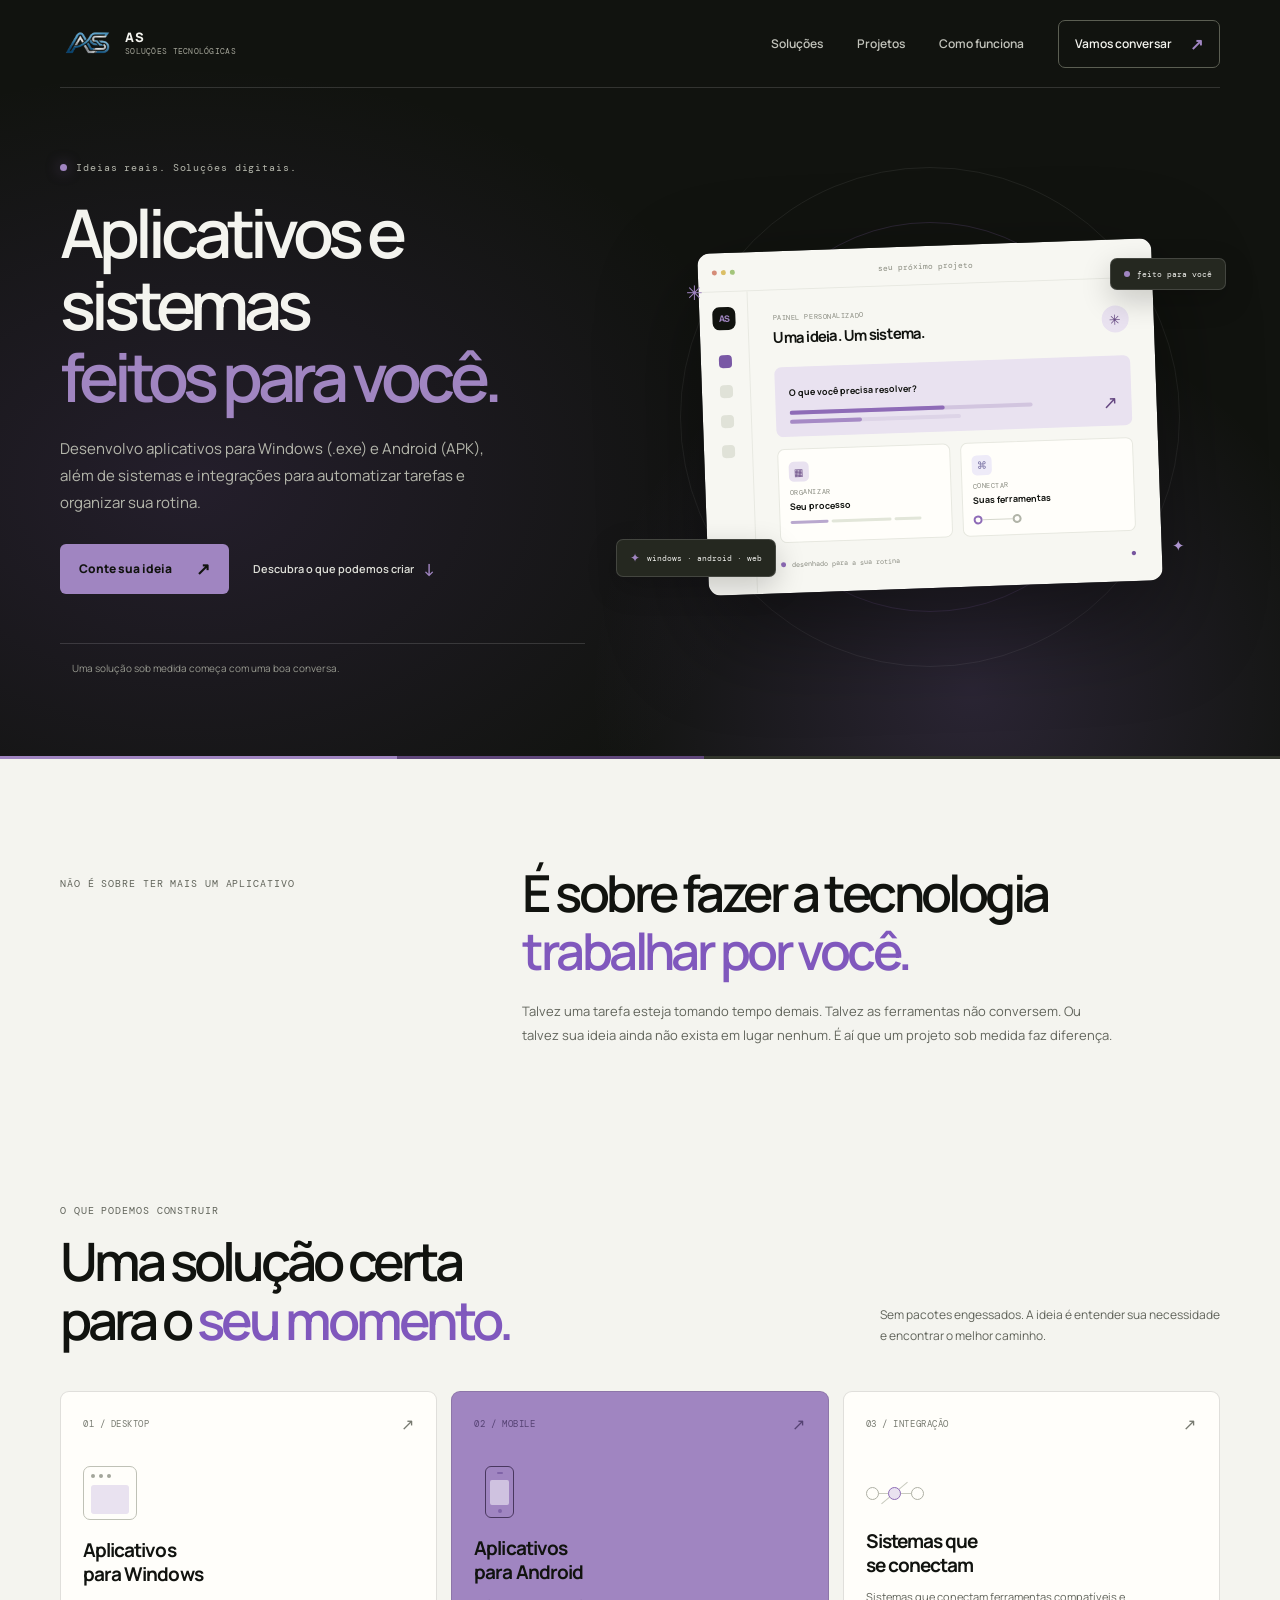
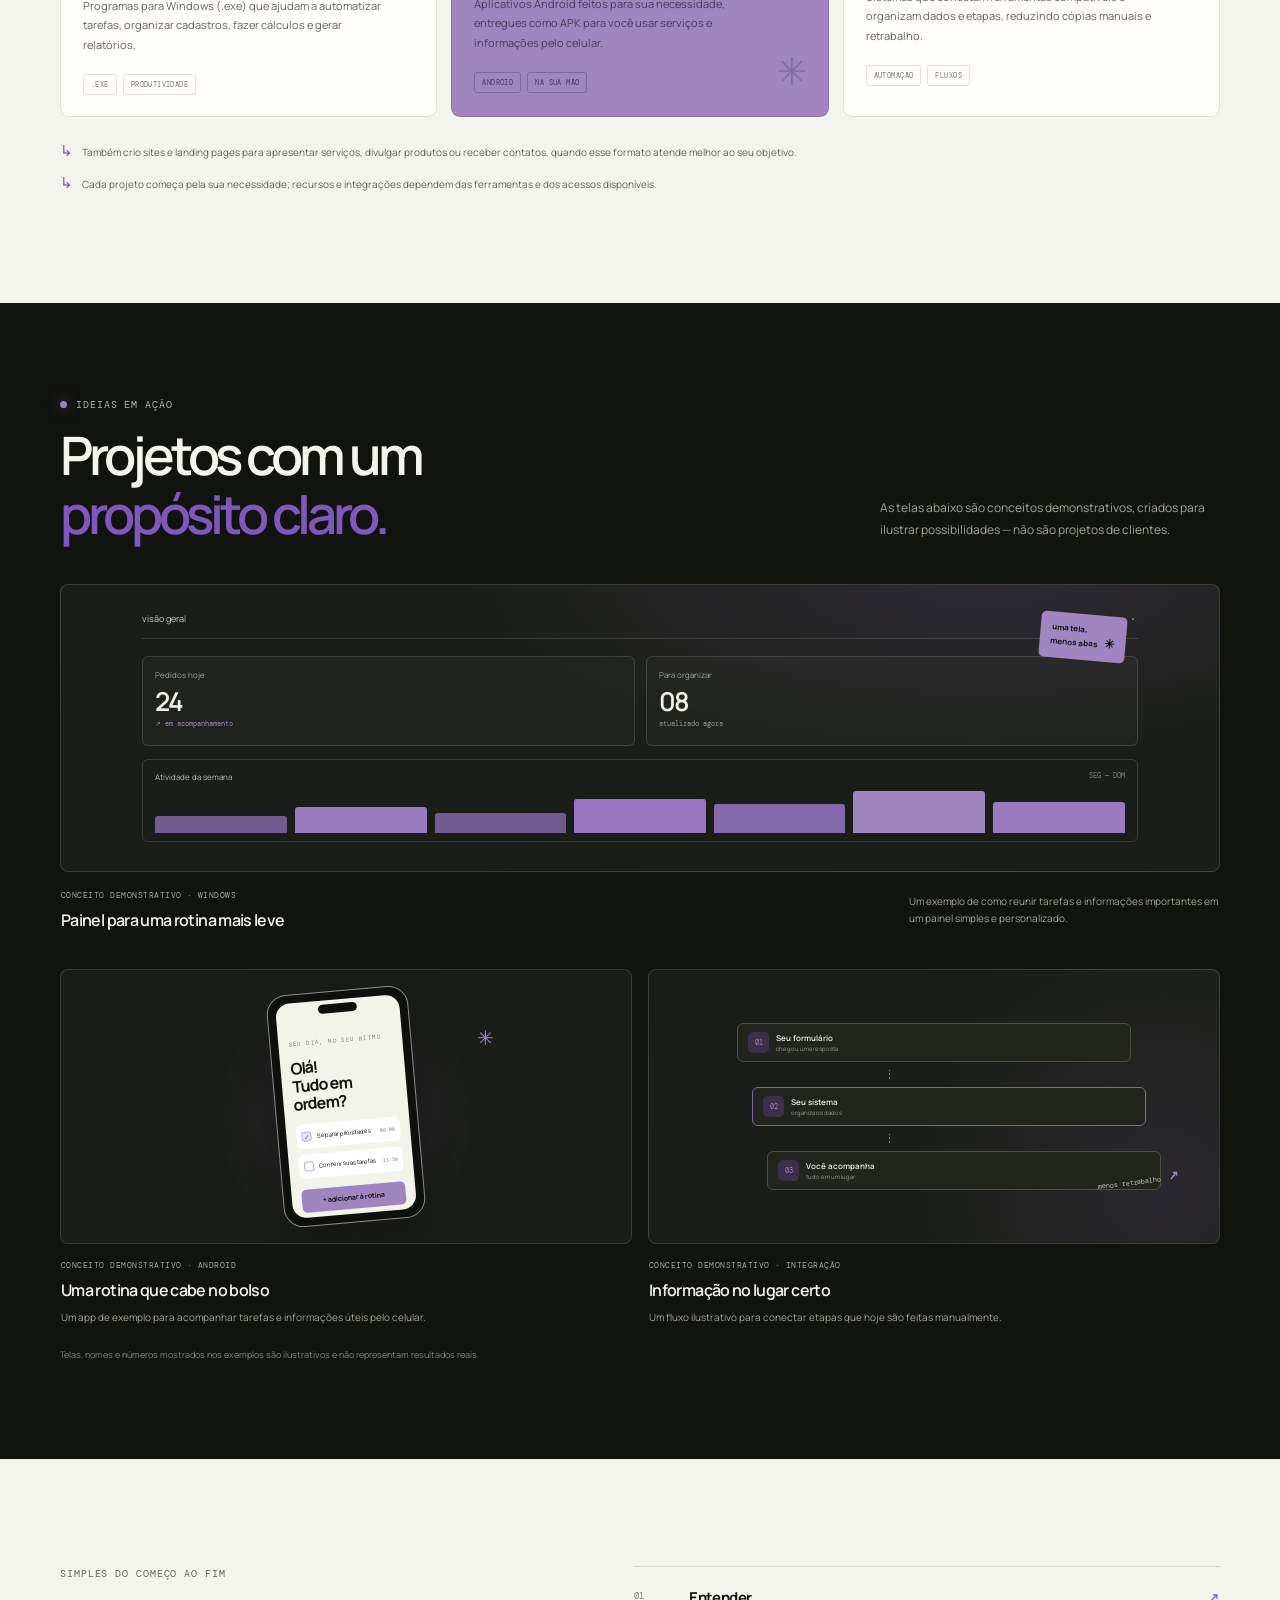
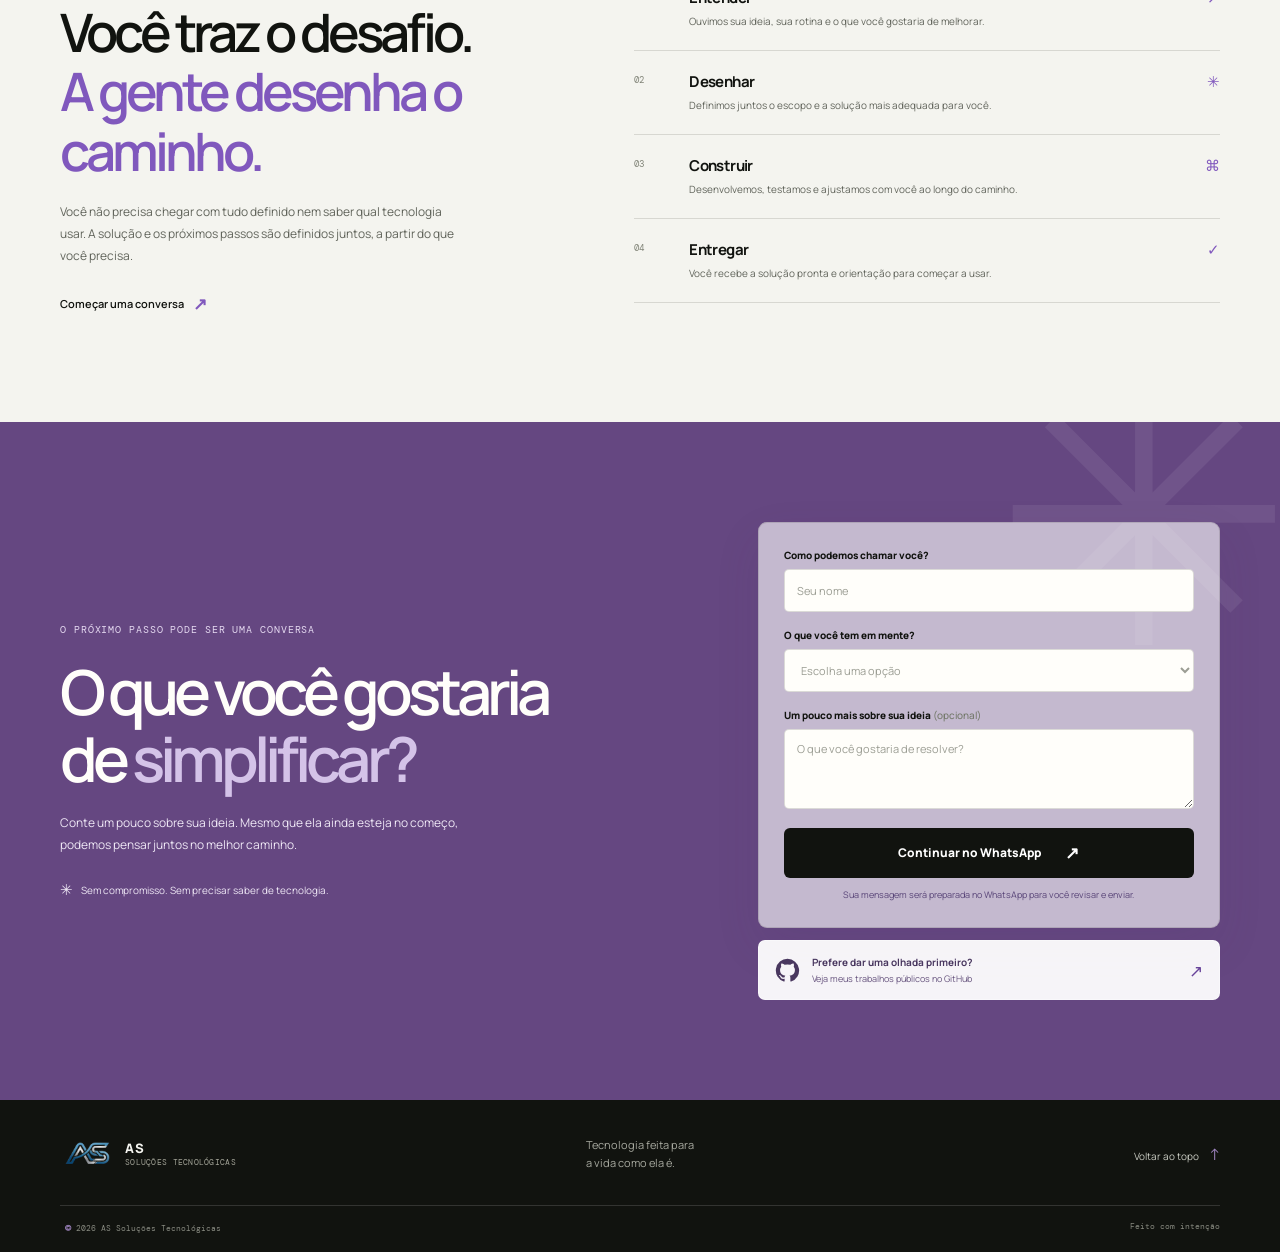
<file: index.html>
<!doctype html>
<html lang="pt-BR">

<head>
  <meta charset="UTF-8" />
  <meta name="viewport" content="width=device-width, initial-scale=1" />
  <meta name="description"
    content="Aplicativos para Windows (.exe) e Android (APK), sistemas personalizados e integrações para simplificar tarefas e conectar ferramentas." />
  <meta name="theme-color" content="#11130f" />
  <meta property="og:title" content="AS Soluções Tecnológicas | Aplicativos e sistemas sob medida" />
  <meta property="og:description"
    content="Aplicativos para Windows e Android, sistemas personalizados e integrações para simplificar tarefas do dia a dia." />
  <meta property="og:type" content="website" />
  <link rel="icon" type="image/png" href="logo.png" />
  <title>AS Soluções Tecnológicas | Aplicativos e sistemas sob medida</title>
  <link rel="preconnect" href="https://fonts.googleapis.com" />
  <link rel="preconnect" href="https://fonts.gstatic.com" crossorigin />
  <link
    href="https://fonts.googleapis.com/css2?family=DM+Mono:wght@400;500&family=Manrope:wght@400;500;600;700;800&display=swap"
    rel="stylesheet" />
  <link rel="stylesheet" href="styles.css" />
  <script src="script.js" defer></script>
</head>

<body>
  <a class="skip-link" href="#conteudo">Pular para o conteúdo</a>

  <header class="site-header">
    <div class="container header-inner">
      <a class="brand" href="#inicio" aria-label="AS Soluções Tecnológicas, início">
        <img class="brand-logo" src="logo.png" alt="Logo AS Soluções Tecnológicas" />
        <span class="brand-name">AS<span>Soluções Tecnológicas</span></span>
      </a>

      <button class="menu-toggle" type="button" aria-expanded="false" aria-controls="site-nav" aria-label="Abrir menu">
        <span></span>
        <span></span>
      </button>

      <nav class="site-nav" id="site-nav" aria-label="Navegação principal">
        <a href="#solucoes">Soluções</a>
        <a href="#projetos">Projetos</a>
        <a href="#processo">Como funciona</a>
        <a class="nav-cta" href="#contato">Vamos conversar <span aria-hidden="true">↗</span></a>
      </nav>
    </div>
  </header>

  <main id="conteudo">
    <section class="hero section-dark" id="inicio">
      <div class="hero-glow" aria-hidden="true"></div>
      <div class="container hero-layout">
        <div class="hero-copy">
          <p class="eyebrow"><span class="status-dot"></span> Ideias reais. Soluções digitais.</p>
          <h1>Aplicativos e sistemas<br /><span>feitos para você.</span></h1>
          <p class="hero-description">
            Desenvolvo aplicativos para Windows (.exe) e Android (APK), além de sistemas e integrações
            para automatizar tarefas e organizar sua rotina.
          </p>
          <div class="hero-actions">
            <a class="button button-primary" href="#contato">
              Conte sua ideia <span aria-hidden="true">↗</span>
            </a>
            <a class="text-link" href="#solucoes">Descubra o que podemos criar <span aria-hidden="true">↓</span></a>
          </div>
          <div class="hero-proof">
            <span class="proof-icon" aria-hidden="true"></span>
            <p>Uma solução sob medida começa com uma boa conversa.</p>
          </div>
        </div>

        <div class="hero-art" aria-label="Ilustração de uma solução digital personalizada">
          <div class="art-orbit orbit-one"></div>
          <div class="art-orbit orbit-two"></div>
          <div class="float-chip chip-top"><span class="chip-dot"></span> feito para você</div>
          <div class="product-window">
            <div class="window-top">
              <div class="window-dots" aria-hidden="true"><i></i><i></i><i></i></div>
              <span>seu próximo projeto</span>
              <span class="window-more" aria-hidden="true">•••</span>
            </div>
            <div class="window-body">
              <div class="window-sidebar">
                <span class="side-logo">AS</span>
                <span class="side-item active"></span>
                <span class="side-item"></span>
                <span class="side-item"></span>
                <span class="side-item"></span>
              </div>
              <div class="window-content">
                <div class="window-greeting">
                  <div>
                    <span class="mini-label">PAINEL PERSONALIZADO</span>
                    <strong>Uma ideia. Um sistema.</strong>
                  </div>
                  <span class="profile-dot">✳</span>
                </div>
                <div class="window-highlight">
                  <span>O que você precisa resolver?</span>
                  <div class="highlight-line"><i></i></div>
                  <div class="highlight-line short"><i></i></div>
                  <span class="highlight-arrow" aria-hidden="true">↗</span>
                </div>
                <div class="window-cards">
                  <div class="mini-card">
                    <span class="mini-card-icon icon-accent">▦</span>
                    <span class="mini-label">ORGANIZAR</span>
                    <b>Seu processo</b>
                    <div class="mini-bars"><i></i><i></i><i></i></div>
                  </div>
                  <div class="mini-card">
                    <span class="mini-card-icon icon-lilac">⌘</span>
                    <span class="mini-label">CONECTAR</span>
                    <b>Suas ferramentas</b>
                    <div class="connector"><i></i><span></span><i></i></div>
                  </div>
                </div>
                <div class="window-footer"><span></span> desenhado para a sua rotina <b>●</b></div>
              </div>
            </div>
          </div>
          <div class="float-chip chip-bottom"><span aria-hidden="true">✦</span> windows · android · web</div>
          <span class="art-spark spark-one" aria-hidden="true">✳</span>
          <span class="art-spark spark-two" aria-hidden="true">✦</span>
        </div>
      </div>
      <div class="hero-bottom-line" aria-hidden="true"><span></span><span></span><span></span></div>
    </section>

    <section class="intro section-light">
      <div class="container intro-layout">
        <p class="eyebrow eyebrow-dark">NÃO É SOBRE TER MAIS UM APLICATIVO</p>
        <h2>É sobre fazer a tecnologia <span>trabalhar por você.</span></h2>
        <p class="intro-copy">
          Talvez uma tarefa esteja tomando tempo demais. Talvez as ferramentas não conversem.
          Ou talvez sua ideia ainda não exista em lugar nenhum. É aí que um projeto sob medida
          faz diferença.
        </p>
      </div>
    </section>

    <section class="solutions section-light" id="solucoes">
      <div class="container">
        <div class="section-heading">
          <div>
            <p class="eyebrow eyebrow-dark">O QUE PODEMOS CONSTRUIR</p>
            <h2>Uma solução certa<br />para o <span>seu momento.</span></h2>
          </div>
          <p>Sem pacotes engessados. A ideia é entender sua necessidade e encontrar o melhor caminho.</p>
        </div>

        <div class="solution-grid">
          <article class="solution-card">
            <div class="card-topline"><span>01 / DESKTOP</span><span aria-hidden="true">↗</span></div>
            <div class="solution-icon icon-window" aria-hidden="true">
              <span></span><span></span><span></span><i></i>
            </div>
            <h3>Aplicativos<br />para Windows</h3>
            <p>Programas para Windows (.exe) que ajudam a automatizar tarefas, organizar cadastros, fazer cálculos e
              gerar relatórios.</p>
            <div class="card-tags"><span>.EXE</span><span>PRODUTIVIDADE</span></div>
          </article>

          <article class="solution-card card-featured">
            <div class="card-topline"><span>02 / MOBILE</span><span aria-hidden="true">↗</span></div>
            <div class="solution-icon icon-mobile" aria-hidden="true"><i></i><span></span><b></b></div>
            <h3>Aplicativos<br />para Android</h3>
            <p>Aplicativos Android feitos para sua necessidade, entregues como APK para você usar serviços e informações
              pelo celular.</p>
            <div class="card-tags"><span>ANDROID</span><span>NA SUA MÃO</span></div>
            <span class="featured-star" aria-hidden="true">✳</span>
          </article>

          <article class="solution-card">
            <div class="card-topline"><span>03 / INTEGRAÇÃO</span><span aria-hidden="true">↗</span></div>
            <div class="solution-icon icon-integration" aria-hidden="true">
              <i></i><i></i><i></i><span></span><b></b>
            </div>
            <h3>Sistemas que<br />se conectam</h3>
            <p>Sistemas que conectam ferramentas compatíveis e organizam dados e etapas, reduzindo cópias manuais e
              retrabalho.</p>
            <div class="card-tags"><span>AUTOMAÇÃO</span><span>FLUXOS</span></div>
          </article>
        </div>
        <p class="solutions-note"><span aria-hidden="true">↳</span> Também crio sites e landing pages para apresentar
          serviços, divulgar produtos ou receber contatos, quando esse formato atende melhor ao seu objetivo.</p>
        <p class="solutions-note"><span aria-hidden="true">↳</span> Cada projeto começa pela sua necessidade; recursos e
          integrações dependem das ferramentas e dos acessos disponíveis.</p>
      </div>
    </section>

    <section class="projects section-dark" id="projetos">
      <div class="container">
        <div class="section-heading projects-heading">
          <div>
            <p class="eyebrow"><span class="status-dot"></span> IDEIAS EM AÇÃO</p>
            <h2>Projetos com um<br /><span>propósito claro.</span></h2>
          </div>
          <p>As telas abaixo são conceitos demonstrativos, criados para ilustrar possibilidades — não são projetos de
            clientes.</p>
        </div>

        <div class="project-grid">
          <article class="project-card project-wide">
            <div class="project-visual visual-dashboard">
              <div class="dashboard-top"><span>visão geral</span><span>•••</span></div>
              <div class="dashboard-stats">
                <div><small>Pedidos hoje</small><b>24</b><span>↗ em acompanhamento</span></div>
                <div><small>Para organizar</small><b>08</b><span class="stat-neutral">atualizado agora</span></div>
              </div>
              <div class="dashboard-chart">
                <div class="chart-label"><span>Atividade da semana</span><span>SEG — DOM</span></div>
                <div class="chart-columns"><i></i><i></i><i></i><i></i><i></i><i></i><i></i></div>
              </div>
              <span class="visual-sticker">uma tela,<br />menos abas <b>✳</b></span>
            </div>
            <div class="project-info">
              <div><span class="project-type">CONCEITO DEMONSTRATIVO · WINDOWS</span>
                <h3>Painel para uma rotina mais leve</h3>
              </div>
              <p>Um exemplo de como reunir tarefas e informações importantes em um painel simples e personalizado.</p>
            </div>
          </article>

          <article class="project-card">
            <div class="project-visual visual-phone">
              <div class="phone-shell">
                <div class="phone-notch"></div>
                <div class="phone-screen">
                  <span class="phone-date">SEU DIA, NO SEU RITMO</span>
                  <strong>Olá!<br />Tudo em ordem?</strong>
                  <div class="phone-task"><i>✓</i><span>Separar prioridades</span><b>09:00</b></div>
                  <div class="phone-task"><i></i><span>Conferir suas tarefas</span><b>13:30</b></div>
                  <div class="phone-add">+ adicionar à rotina</div>
                </div>
              </div>
              <span class="phone-orbit" aria-hidden="true">✳</span>
            </div>
            <div class="project-info project-info-stack">
              <span class="project-type">CONCEITO DEMONSTRATIVO · ANDROID</span>
              <h3>Uma rotina que cabe no bolso</h3>
              <p>Um app de exemplo para acompanhar tarefas e informações úteis pelo celular.</p>
            </div>
          </article>

          <article class="project-card">
            <div class="project-visual visual-flow">
              <div class="flow-node node-one"><span>01</span><b>Seu formulário</b><small>chegou uma resposta</small>
              </div>
              <div class="flow-link"><i></i><i></i><i></i></div>
              <div class="flow-node node-two"><span>02</span><b>Seu sistema</b><small>organiza os dados</small></div>
              <div class="flow-link"><i></i><i></i><i></i></div>
              <div class="flow-node node-three"><span>03</span><b>Você acompanha</b><small>tudo em um lugar</small>
              </div>
              <span class="flow-sticker">menos retrabalho <b>↗</b></span>
            </div>
            <div class="project-info project-info-stack">
              <span class="project-type">CONCEITO DEMONSTRATIVO · INTEGRAÇÃO</span>
              <h3>Informação no lugar certo</h3>
              <p>Um fluxo ilustrativo para conectar etapas que hoje são feitas manualmente.</p>
            </div>
          </article>
        </div>
        <p class="project-disclaimer">Telas, nomes e números mostrados nos exemplos são ilustrativos e não representam
          resultados reais.</p>
      </div>
    </section>

    <section class="process section-light" id="processo">
      <div class="container process-layout">
        <div class="process-intro">
          <p class="eyebrow eyebrow-dark">SIMPLES DO COMEÇO AO FIM</p>
          <h2>Você traz o desafio.<br /><span>A gente desenha o caminho.</span></h2>
          <p>Você não precisa chegar com tudo definido nem saber qual tecnologia usar. A solução e os próximos passos
            são definidos juntos, a partir do que você precisa.</p>
          <a class="text-link text-link-dark" href="#contato">Começar uma conversa <span aria-hidden="true">↗</span></a>
        </div>
        <div class="process-steps">
          <article class="process-step"><span>01</span>
            <div>
              <h3>Entender</h3>
              <p>Ouvimos sua ideia, sua rotina e o que você gostaria de melhorar.</p>
            </div><b aria-hidden="true">↗</b>
          </article>
          <article class="process-step"><span>02</span>
            <div>
              <h3>Desenhar</h3>
              <p>Definimos juntos o escopo e a solução mais adequada para você.</p>
            </div><b aria-hidden="true">✳</b>
          </article>
          <article class="process-step"><span>03</span>
            <div>
              <h3>Construir</h3>
              <p>Desenvolvemos, testamos e ajustamos com você ao longo do caminho.</p>
            </div><b aria-hidden="true">⌘</b>
          </article>
          <article class="process-step"><span>04</span>
            <div>
              <h3>Entregar</h3>
              <p>Você recebe a solução pronta e orientação para começar a usar.</p>
            </div><b aria-hidden="true">✓</b>
          </article>
        </div>
      </div>
    </section>

    <section class="contact section-accent" id="contato">
      <div class="contact-decoration" aria-hidden="true">✳</div>
      <div class="container contact-layout">
        <div class="contact-copy">
          <p class="eyebrow eyebrow-dark">O PRÓXIMO PASSO PODE SER UMA CONVERSA</p>
          <h2>O que você gostaria<br />de <span>simplificar?</span></h2>
          <p>Conte um pouco sobre sua ideia. Mesmo que ela ainda esteja no começo, podemos pensar juntos no melhor
            caminho.</p>
          <div class="contact-reassurance"><span>✳</span> Sem compromisso. Sem precisar saber de tecnologia.</div>
        </div>
        <div class="contact-actions">
          <form class="contact-form" id="contact-form">
            <label for="contact-name">Como podemos chamar você?</label>
            <input id="contact-name" name="name" type="text" autocomplete="name" placeholder="Seu nome" required />

            <label for="contact-need">O que você tem em mente?</label>
            <select id="contact-need" name="need" required>
              <option value="" disabled selected>Escolha uma opção</option>
              <option>Aplicativo para Windows</option>
              <option>Aplicativo para Android</option>
              <option>Sistema ou integração</option>
              <option>Site ou landing page</option>
              <option>Ainda estou descobrindo</option>
            </select>

            <label for="contact-message">Um pouco mais sobre sua ideia <span>(opcional)</span></label>
            <textarea id="contact-message" name="message" rows="3"
              placeholder="O que você gostaria de resolver?"></textarea>

            <button class="button button-dark" type="submit">Continuar no WhatsApp <span
                aria-hidden="true">↗</span></button>
            <p class="form-note" id="form-note" aria-live="polite">Sua mensagem será preparada no WhatsApp para você
              revisar e enviar.</p>
          </form>
          <a class="github-link" href="https://github.com/A-Coder94" target="_blank" rel="noopener noreferrer"
            aria-label="Ver trabalhos públicos no GitHub (abre em nova aba)">
            <svg aria-hidden="true" viewBox="0 0 24 24" fill="currentColor">
              <path
                d="M12 .8a11.2 11.2 0 0 0-3.54 21.83c.56.1.77-.24.77-.54v-2.1c-3.13.68-3.79-1.33-3.79-1.33-.51-1.3-1.25-1.65-1.25-1.65-1.02-.7.08-.69.08-.69 1.13.08 1.72 1.16 1.72 1.16 1 1.72 2.63 1.22 3.27.93.1-.73.39-1.22.71-1.5-2.5-.29-5.13-1.25-5.13-5.56 0-1.23.44-2.23 1.16-3.02-.12-.29-.5-1.43.11-2.98 0 0 .95-.3 3.08 1.15a10.7 10.7 0 0 1 5.6 0c2.14-1.45 3.08-1.15 3.08-1.15.62 1.55.23 2.69.12 2.98.72.79 1.15 1.79 1.15 3.02 0 4.32-2.64 5.27-5.15 5.55.4.35.76 1.03.76 2.08v3.1c0 .3.2.65.77.54A11.2 11.2 0 0 0 12 .8Z" />
            </svg>
            <span><b>Prefere dar uma olhada primeiro?</b><small>Veja meus trabalhos públicos no GitHub</small></span>
            <span class="github-arrow" aria-hidden="true">↗</span>
          </a>
        </div>
      </div>
    </section>
  </main>

  <footer class="site-footer section-dark">
    <div class="container footer-main">
      <a class="brand footer-brand" href="#inicio" aria-label="AS Soluções Tecnológicas, início">
        <img class="brand-logo" src="logo.png" alt="Logo AS Soluções Tecnológicas" />
        <span class="brand-name">AS<span>Soluções Tecnológicas</span></span>
      </a>
      <p>Tecnologia feita para<br />a vida como ela é.</p>
      <a class="footer-top" href="#inicio">Voltar ao topo <span aria-hidden="true">↑</span></a>
    </div>
    <div class="container footer-bottom">
      <span><b>©</b> <span id="current-year"></span> AS Soluções Tecnológicas</span>
      <span>Feito com intenção </span>
    </div>
  </footer>
</body>

</html>
</file>
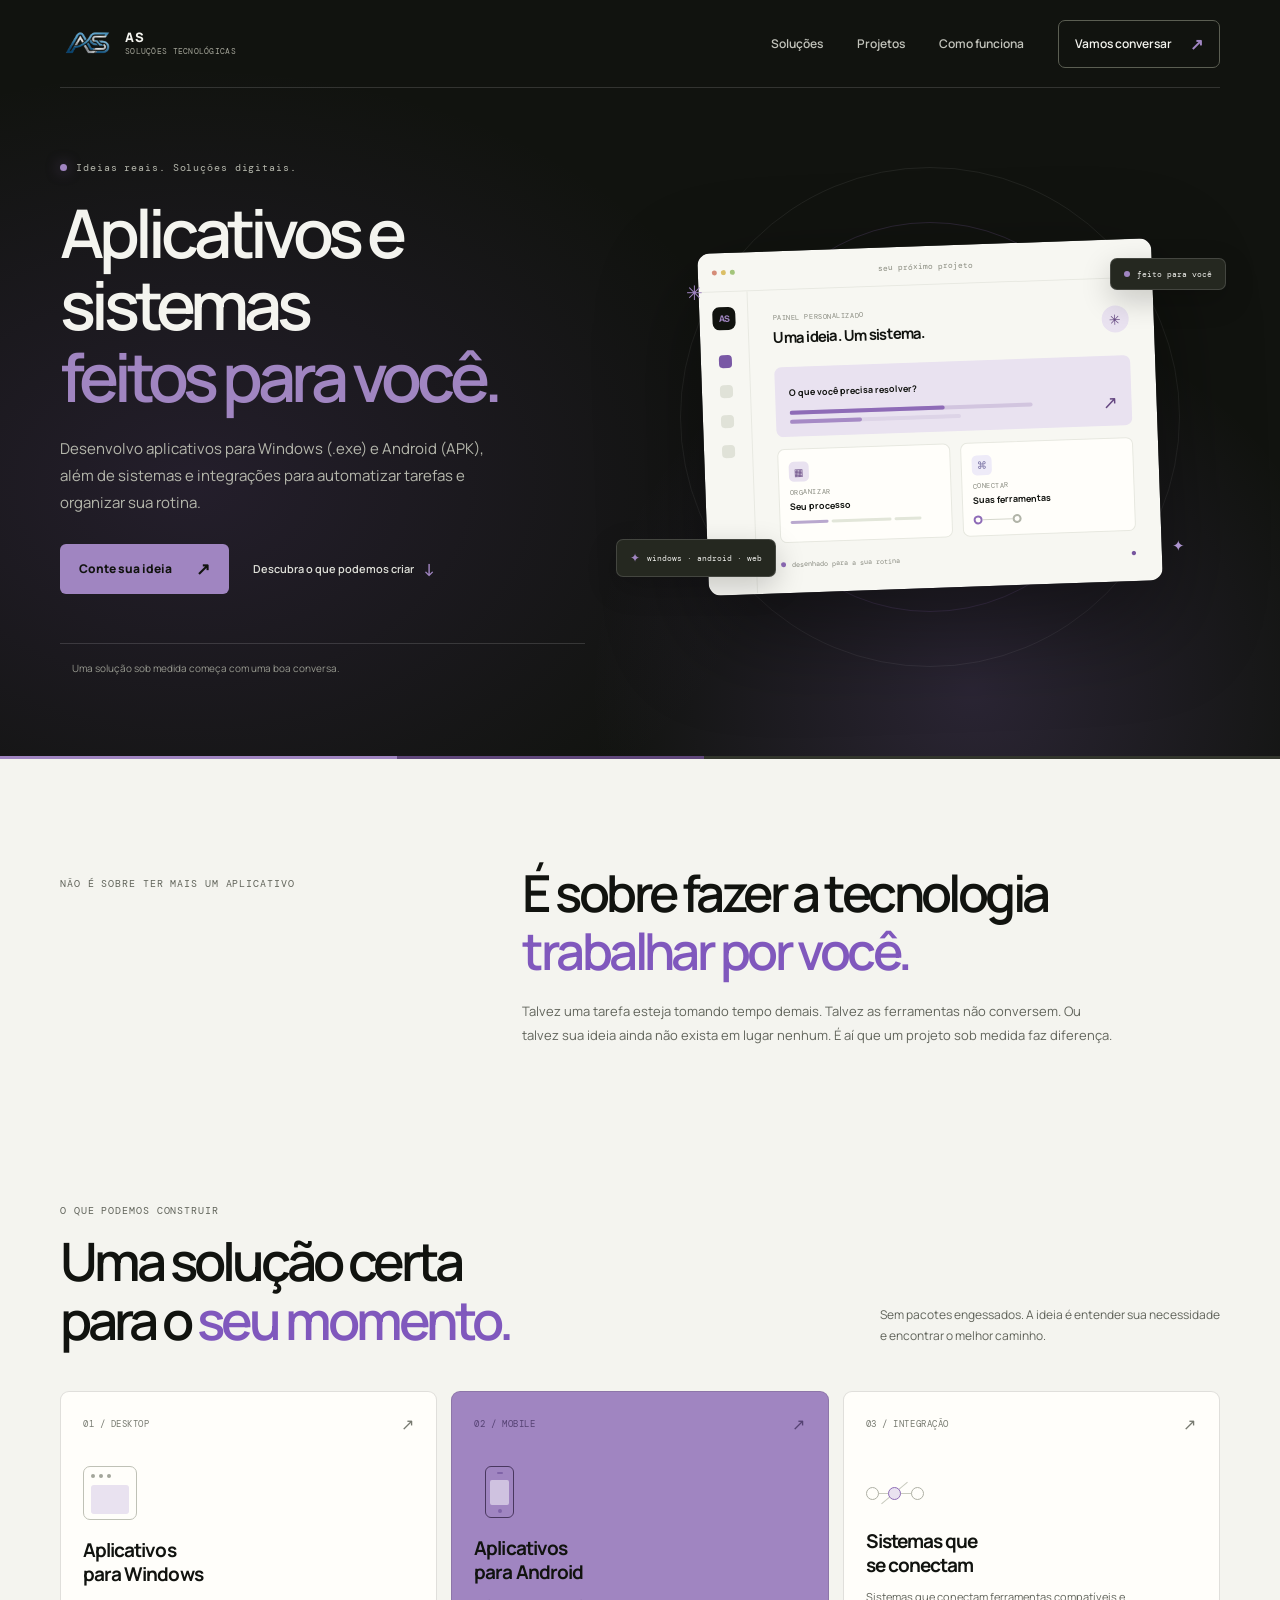
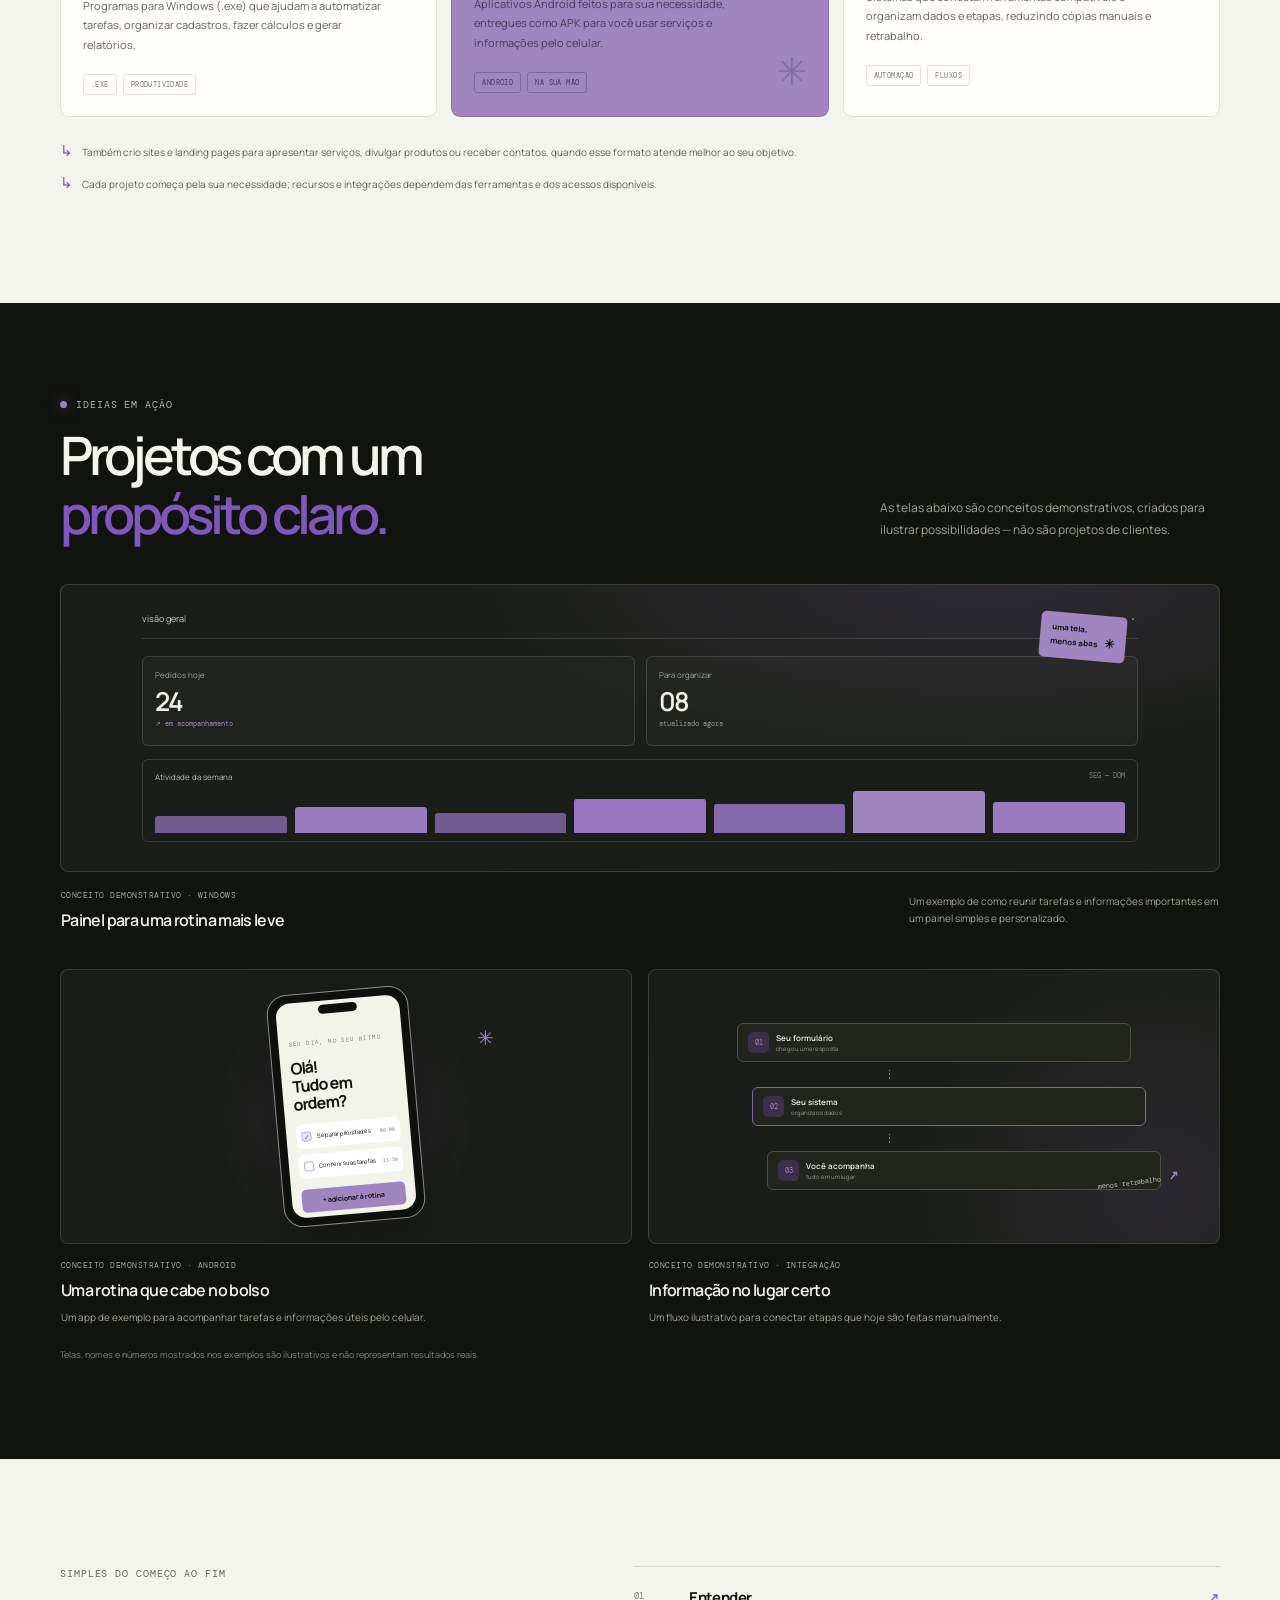
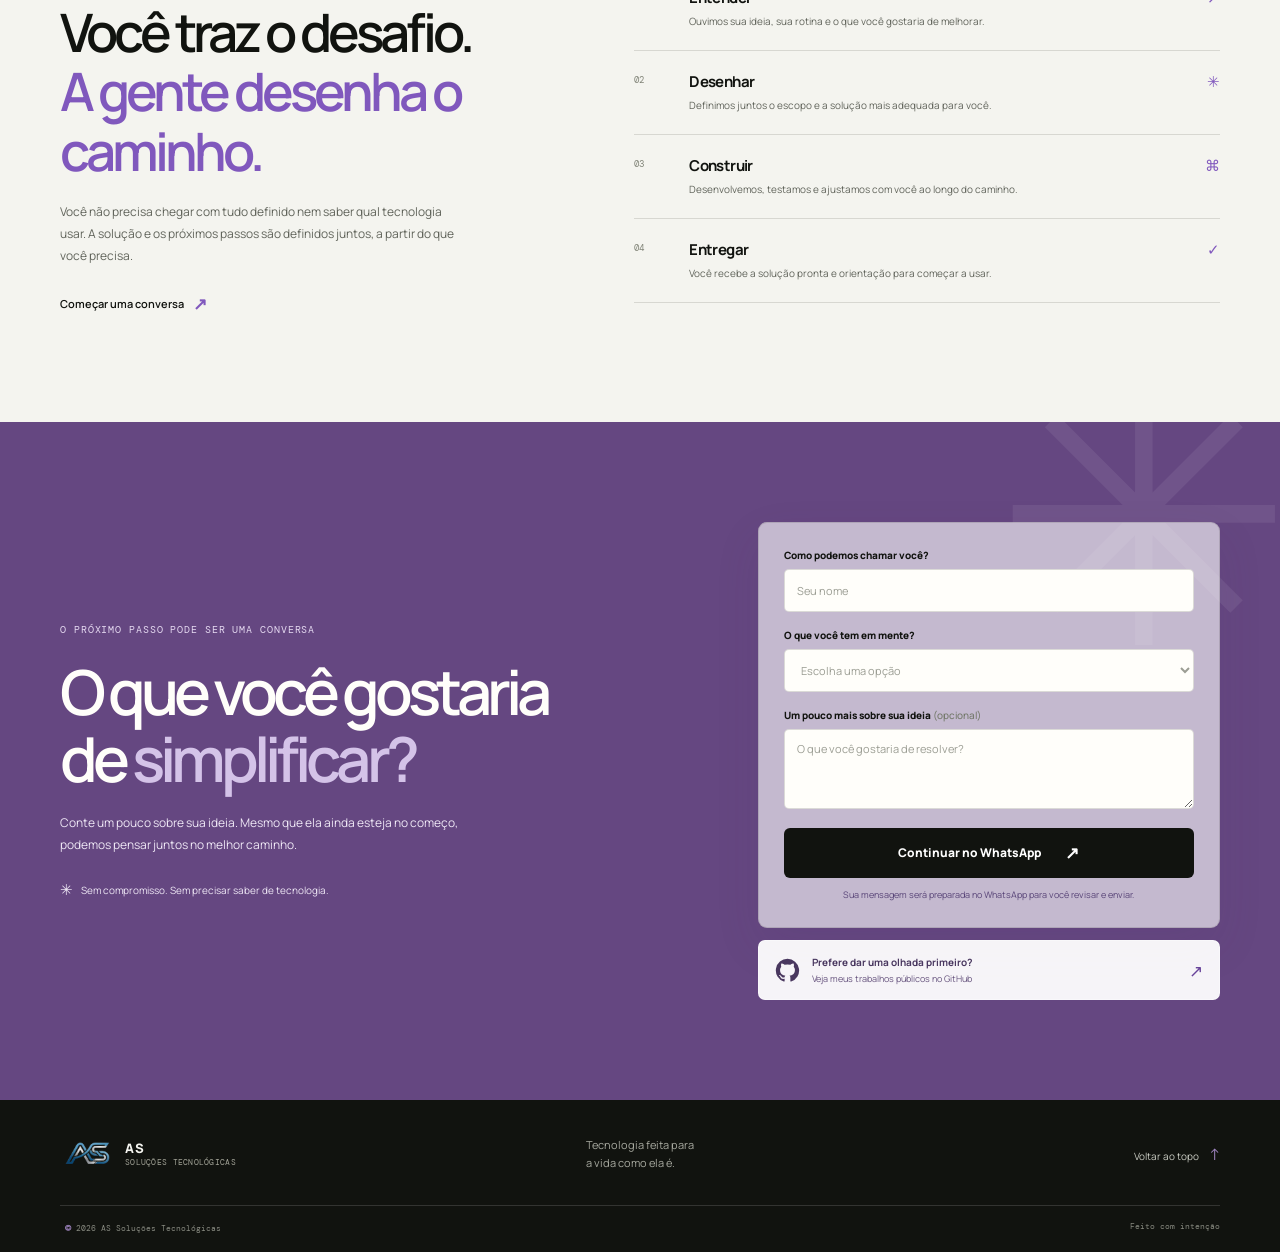
<file: portifolio/index.html>
<!doctype html>
<html lang="pt-BR">

<head>
  <meta charset="UTF-8" />
  <meta name="viewport" content="width=device-width, initial-scale=1" />
  <meta name="description"
    content="Aplicativos para Windows (.exe) e Android (APK), sistemas personalizados e integrações para simplificar tarefas e conectar ferramentas." />
  <meta name="theme-color" content="#11130f" />
  <meta property="og:title" content="AS Soluções Tecnológicas | Aplicativos e sistemas sob medida" />
  <meta property="og:description"
    content="Aplicativos para Windows e Android, sistemas personalizados e integrações para simplificar tarefas do dia a dia." />
  <meta property="og:type" content="website" />
  <link rel="icon" type="image/png" href="logo.png" />
  <title>AS Soluções Tecnológicas | Aplicativos e sistemas sob medida</title>
  <link rel="preconnect" href="https://fonts.googleapis.com" />
  <link rel="preconnect" href="https://fonts.gstatic.com" crossorigin />
  <link
    href="https://fonts.googleapis.com/css2?family=DM+Mono:wght@400;500&family=Manrope:wght@400;500;600;700;800&display=swap"
    rel="stylesheet" />
  <link rel="stylesheet" href="styles.css" />
  <script src="script.js" defer></script>
</head>

<body>
  <a class="skip-link" href="#conteudo">Pular para o conteúdo</a>

  <header class="site-header">
    <div class="container header-inner">
      <a class="brand" href="#inicio" aria-label="AS Soluções Tecnológicas, início">
        <img class="brand-logo" src="logo.png" alt="Logo AS Soluções Tecnológicas" />
        <span class="brand-name">AS<span>Soluções Tecnológicas</span></span>
      </a>

      <button class="menu-toggle" type="button" aria-expanded="false" aria-controls="site-nav" aria-label="Abrir menu">
        <span></span>
        <span></span>
      </button>

      <nav class="site-nav" id="site-nav" aria-label="Navegação principal">
        <a href="#solucoes">Soluções</a>
        <a href="#projetos">Projetos</a>
        <a href="#processo">Como funciona</a>
        <a class="nav-cta" href="#contato">Vamos conversar <span aria-hidden="true">↗</span></a>
      </nav>
    </div>
  </header>

  <main id="conteudo">
    <section class="hero section-dark" id="inicio">
      <div class="hero-glow" aria-hidden="true"></div>
      <div class="container hero-layout">
        <div class="hero-copy">
          <p class="eyebrow"><span class="status-dot"></span> Ideias reais. Soluções digitais.</p>
          <h1>Aplicativos e sistemas<br /><span>feitos para você.</span></h1>
          <p class="hero-description">
            Desenvolvo aplicativos para Windows (.exe) e Android (APK), além de sistemas e integrações
            para automatizar tarefas e organizar sua rotina.
          </p>
          <div class="hero-actions">
            <a class="button button-primary" href="#contato">
              Conte sua ideia <span aria-hidden="true">↗</span>
            </a>
            <a class="text-link" href="#solucoes">Descubra o que podemos criar <span aria-hidden="true">↓</span></a>
          </div>
          <div class="hero-proof">
            <span class="proof-icon" aria-hidden="true"></span>
            <p>Uma solução sob medida começa com uma boa conversa.</p>
          </div>
        </div>

        <div class="hero-art" aria-label="Ilustração de uma solução digital personalizada">
          <div class="art-orbit orbit-one"></div>
          <div class="art-orbit orbit-two"></div>
          <div class="float-chip chip-top"><span class="chip-dot"></span> feito para você</div>
          <div class="product-window">
            <div class="window-top">
              <div class="window-dots" aria-hidden="true"><i></i><i></i><i></i></div>
              <span>seu próximo projeto</span>
              <span class="window-more" aria-hidden="true">•••</span>
            </div>
            <div class="window-body">
              <div class="window-sidebar">
                <span class="side-logo">AS</span>
                <span class="side-item active"></span>
                <span class="side-item"></span>
                <span class="side-item"></span>
                <span class="side-item"></span>
              </div>
              <div class="window-content">
                <div class="window-greeting">
                  <div>
                    <span class="mini-label">PAINEL PERSONALIZADO</span>
                    <strong>Uma ideia. Um sistema.</strong>
                  </div>
                  <span class="profile-dot">✳</span>
                </div>
                <div class="window-highlight">
                  <span>O que você precisa resolver?</span>
                  <div class="highlight-line"><i></i></div>
                  <div class="highlight-line short"><i></i></div>
                  <span class="highlight-arrow" aria-hidden="true">↗</span>
                </div>
                <div class="window-cards">
                  <div class="mini-card">
                    <span class="mini-card-icon icon-accent">▦</span>
                    <span class="mini-label">ORGANIZAR</span>
                    <b>Seu processo</b>
                    <div class="mini-bars"><i></i><i></i><i></i></div>
                  </div>
                  <div class="mini-card">
                    <span class="mini-card-icon icon-lilac">⌘</span>
                    <span class="mini-label">CONECTAR</span>
                    <b>Suas ferramentas</b>
                    <div class="connector"><i></i><span></span><i></i></div>
                  </div>
                </div>
                <div class="window-footer"><span></span> desenhado para a sua rotina <b>●</b></div>
              </div>
            </div>
          </div>
          <div class="float-chip chip-bottom"><span aria-hidden="true">✦</span> windows · android · web</div>
          <span class="art-spark spark-one" aria-hidden="true">✳</span>
          <span class="art-spark spark-two" aria-hidden="true">✦</span>
        </div>
      </div>
      <div class="hero-bottom-line" aria-hidden="true"><span></span><span></span><span></span></div>
    </section>

    <section class="intro section-light">
      <div class="container intro-layout">
        <p class="eyebrow eyebrow-dark">NÃO É SOBRE TER MAIS UM APLICATIVO</p>
        <h2>É sobre fazer a tecnologia <span>trabalhar por você.</span></h2>
        <p class="intro-copy">
          Talvez uma tarefa esteja tomando tempo demais. Talvez as ferramentas não conversem.
          Ou talvez sua ideia ainda não exista em lugar nenhum. É aí que um projeto sob medida
          faz diferença.
        </p>
      </div>
    </section>

    <section class="solutions section-light" id="solucoes">
      <div class="container">
        <div class="section-heading">
          <div>
            <p class="eyebrow eyebrow-dark">O QUE PODEMOS CONSTRUIR</p>
            <h2>Uma solução certa<br />para o <span>seu momento.</span></h2>
          </div>
          <p>Sem pacotes engessados. A ideia é entender sua necessidade e encontrar o melhor caminho.</p>
        </div>

        <div class="solution-grid">
          <article class="solution-card">
            <div class="card-topline"><span>01 / DESKTOP</span><span aria-hidden="true">↗</span></div>
            <div class="solution-icon icon-window" aria-hidden="true">
              <span></span><span></span><span></span><i></i>
            </div>
            <h3>Aplicativos<br />para Windows</h3>
            <p>Programas para Windows (.exe) que ajudam a automatizar tarefas, organizar cadastros, fazer cálculos e
              gerar relatórios.</p>
            <div class="card-tags"><span>.EXE</span><span>PRODUTIVIDADE</span></div>
          </article>

          <article class="solution-card card-featured">
            <div class="card-topline"><span>02 / MOBILE</span><span aria-hidden="true">↗</span></div>
            <div class="solution-icon icon-mobile" aria-hidden="true"><i></i><span></span><b></b></div>
            <h3>Aplicativos<br />para Android</h3>
            <p>Aplicativos Android feitos para sua necessidade, entregues como APK para você usar serviços e informações
              pelo celular.</p>
            <div class="card-tags"><span>ANDROID</span><span>NA SUA MÃO</span></div>
            <span class="featured-star" aria-hidden="true">✳</span>
          </article>

          <article class="solution-card">
            <div class="card-topline"><span>03 / INTEGRAÇÃO</span><span aria-hidden="true">↗</span></div>
            <div class="solution-icon icon-integration" aria-hidden="true">
              <i></i><i></i><i></i><span></span><b></b>
            </div>
            <h3>Sistemas que<br />se conectam</h3>
            <p>Sistemas que conectam ferramentas compatíveis e organizam dados e etapas, reduzindo cópias manuais e
              retrabalho.</p>
            <div class="card-tags"><span>AUTOMAÇÃO</span><span>FLUXOS</span></div>
          </article>
        </div>
        <p class="solutions-note"><span aria-hidden="true">↳</span> Também crio sites e landing pages para apresentar
          serviços, divulgar produtos ou receber contatos, quando esse formato atende melhor ao seu objetivo.</p>
        <p class="solutions-note"><span aria-hidden="true">↳</span> Cada projeto começa pela sua necessidade; recursos e
          integrações dependem das ferramentas e dos acessos disponíveis.</p>
      </div>
    </section>

    <section class="projects section-dark" id="projetos">
      <div class="container">
        <div class="section-heading projects-heading">
          <div>
            <p class="eyebrow"><span class="status-dot"></span> IDEIAS EM AÇÃO</p>
            <h2>Projetos com um<br /><span>propósito claro.</span></h2>
          </div>
          <p>As telas abaixo são conceitos demonstrativos, criados para ilustrar possibilidades — não são projetos de
            clientes.</p>
        </div>

        <div class="project-grid">
          <article class="project-card project-wide">
            <div class="project-visual visual-dashboard">
              <div class="dashboard-top"><span>visão geral</span><span>•••</span></div>
              <div class="dashboard-stats">
                <div><small>Pedidos hoje</small><b>24</b><span>↗ em acompanhamento</span></div>
                <div><small>Para organizar</small><b>08</b><span class="stat-neutral">atualizado agora</span></div>
              </div>
              <div class="dashboard-chart">
                <div class="chart-label"><span>Atividade da semana</span><span>SEG — DOM</span></div>
                <div class="chart-columns"><i></i><i></i><i></i><i></i><i></i><i></i><i></i></div>
              </div>
              <span class="visual-sticker">uma tela,<br />menos abas <b>✳</b></span>
            </div>
            <div class="project-info">
              <div><span class="project-type">CONCEITO DEMONSTRATIVO · WINDOWS</span>
                <h3>Painel para uma rotina mais leve</h3>
              </div>
              <p>Um exemplo de como reunir tarefas e informações importantes em um painel simples e personalizado.</p>
            </div>
          </article>

          <article class="project-card">
            <div class="project-visual visual-phone">
              <div class="phone-shell">
                <div class="phone-notch"></div>
                <div class="phone-screen">
                  <span class="phone-date">SEU DIA, NO SEU RITMO</span>
                  <strong>Olá!<br />Tudo em ordem?</strong>
                  <div class="phone-task"><i>✓</i><span>Separar prioridades</span><b>09:00</b></div>
                  <div class="phone-task"><i></i><span>Conferir suas tarefas</span><b>13:30</b></div>
                  <div class="phone-add">+ adicionar à rotina</div>
                </div>
              </div>
              <span class="phone-orbit" aria-hidden="true">✳</span>
            </div>
            <div class="project-info project-info-stack">
              <span class="project-type">CONCEITO DEMONSTRATIVO · ANDROID</span>
              <h3>Uma rotina que cabe no bolso</h3>
              <p>Um app de exemplo para acompanhar tarefas e informações úteis pelo celular.</p>
            </div>
          </article>

          <article class="project-card">
            <div class="project-visual visual-flow">
              <div class="flow-node node-one"><span>01</span><b>Seu formulário</b><small>chegou uma resposta</small>
              </div>
              <div class="flow-link"><i></i><i></i><i></i></div>
              <div class="flow-node node-two"><span>02</span><b>Seu sistema</b><small>organiza os dados</small></div>
              <div class="flow-link"><i></i><i></i><i></i></div>
              <div class="flow-node node-three"><span>03</span><b>Você acompanha</b><small>tudo em um lugar</small>
              </div>
              <span class="flow-sticker">menos retrabalho <b>↗</b></span>
            </div>
            <div class="project-info project-info-stack">
              <span class="project-type">CONCEITO DEMONSTRATIVO · INTEGRAÇÃO</span>
              <h3>Informação no lugar certo</h3>
              <p>Um fluxo ilustrativo para conectar etapas que hoje são feitas manualmente.</p>
            </div>
          </article>
        </div>
        <p class="project-disclaimer">Telas, nomes e números mostrados nos exemplos são ilustrativos e não representam
          resultados reais.</p>
      </div>
    </section>

    <section class="process section-light" id="processo">
      <div class="container process-layout">
        <div class="process-intro">
          <p class="eyebrow eyebrow-dark">SIMPLES DO COMEÇO AO FIM</p>
          <h2>Você traz o desafio.<br /><span>A gente desenha o caminho.</span></h2>
          <p>Você não precisa chegar com tudo definido nem saber qual tecnologia usar. A solução e os próximos passos
            são definidos juntos, a partir do que você precisa.</p>
          <a class="text-link text-link-dark" href="#contato">Começar uma conversa <span aria-hidden="true">↗</span></a>
        </div>
        <div class="process-steps">
          <article class="process-step"><span>01</span>
            <div>
              <h3>Entender</h3>
              <p>Ouvimos sua ideia, sua rotina e o que você gostaria de melhorar.</p>
            </div><b aria-hidden="true">↗</b>
          </article>
          <article class="process-step"><span>02</span>
            <div>
              <h3>Desenhar</h3>
              <p>Definimos juntos o escopo e a solução mais adequada para você.</p>
            </div><b aria-hidden="true">✳</b>
          </article>
          <article class="process-step"><span>03</span>
            <div>
              <h3>Construir</h3>
              <p>Desenvolvemos, testamos e ajustamos com você ao longo do caminho.</p>
            </div><b aria-hidden="true">⌘</b>
          </article>
          <article class="process-step"><span>04</span>
            <div>
              <h3>Entregar</h3>
              <p>Você recebe a solução pronta e orientação para começar a usar.</p>
            </div><b aria-hidden="true">✓</b>
          </article>
        </div>
      </div>
    </section>

    <section class="contact section-accent" id="contato">
      <div class="contact-decoration" aria-hidden="true">✳</div>
      <div class="container contact-layout">
        <div class="contact-copy">
          <p class="eyebrow eyebrow-dark">O PRÓXIMO PASSO PODE SER UMA CONVERSA</p>
          <h2>O que você gostaria<br />de <span>simplificar?</span></h2>
          <p>Conte um pouco sobre sua ideia. Mesmo que ela ainda esteja no começo, podemos pensar juntos no melhor
            caminho.</p>
          <div class="contact-reassurance"><span>✳</span> Sem compromisso. Sem precisar saber de tecnologia.</div>
        </div>
        <div class="contact-actions">
          <form class="contact-form" id="contact-form">
            <label for="contact-name">Como podemos chamar você?</label>
            <input id="contact-name" name="name" type="text" autocomplete="name" placeholder="Seu nome" required />

            <label for="contact-need">O que você tem em mente?</label>
            <select id="contact-need" name="need" required>
              <option value="" disabled selected>Escolha uma opção</option>
              <option>Aplicativo para Windows</option>
              <option>Aplicativo para Android</option>
              <option>Sistema ou integração</option>
              <option>Site ou landing page</option>
              <option>Ainda estou descobrindo</option>
            </select>

            <label for="contact-message">Um pouco mais sobre sua ideia <span>(opcional)</span></label>
            <textarea id="contact-message" name="message" rows="3"
              placeholder="O que você gostaria de resolver?"></textarea>

            <button class="button button-dark" type="submit">Continuar no WhatsApp <span
                aria-hidden="true">↗</span></button>
            <p class="form-note" id="form-note" aria-live="polite">Sua mensagem será preparada no WhatsApp para você
              revisar e enviar.</p>
          </form>
          <a class="github-link" href="https://github.com/A-Coder94" target="_blank" rel="noopener noreferrer"
            aria-label="Ver trabalhos públicos no GitHub (abre em nova aba)">
            <svg aria-hidden="true" viewBox="0 0 24 24" fill="currentColor">
              <path
                d="M12 .8a11.2 11.2 0 0 0-3.54 21.83c.56.1.77-.24.77-.54v-2.1c-3.13.68-3.79-1.33-3.79-1.33-.51-1.3-1.25-1.65-1.25-1.65-1.02-.7.08-.69.08-.69 1.13.08 1.72 1.16 1.72 1.16 1 1.72 2.63 1.22 3.27.93.1-.73.39-1.22.71-1.5-2.5-.29-5.13-1.25-5.13-5.56 0-1.23.44-2.23 1.16-3.02-.12-.29-.5-1.43.11-2.98 0 0 .95-.3 3.08 1.15a10.7 10.7 0 0 1 5.6 0c2.14-1.45 3.08-1.15 3.08-1.15.62 1.55.23 2.69.12 2.98.72.79 1.15 1.79 1.15 3.02 0 4.32-2.64 5.27-5.15 5.55.4.35.76 1.03.76 2.08v3.1c0 .3.2.65.77.54A11.2 11.2 0 0 0 12 .8Z" />
            </svg>
            <span><b>Prefere dar uma olhada primeiro?</b><small>Veja meus trabalhos públicos no GitHub</small></span>
            <span class="github-arrow" aria-hidden="true">↗</span>
          </a>
        </div>
      </div>
    </section>
  </main>

  <footer class="site-footer section-dark">
    <div class="container footer-main">
      <a class="brand footer-brand" href="#inicio" aria-label="AS Soluções Tecnológicas, início">
        <img class="brand-logo" src="logo.png" alt="Logo AS Soluções Tecnológicas" />
        <span class="brand-name">AS<span>Soluções Tecnológicas</span></span>
      </a>
      <p>Tecnologia feita para<br />a vida como ela é.</p>
      <a class="footer-top" href="#inicio">Voltar ao topo <span aria-hidden="true">↑</span></a>
    </div>
    <div class="container footer-bottom">
      <span><b>©</b> <span id="current-year"></span> AS Soluções Tecnológicas</span>
      <span>Feito com intenção </span>
    </div>
  </footer>
</body>

</html>
</file>
<file: styles.css>
:root {
  color-scheme: light;
  --ink: #11130f;
  --ink-soft: #191b16;
  --paper: #f4f4ef;
  --paper-card: #fffefa;
  --muted: #898b81;
  --muted-dark: #61645b;
  --accent: #a085c1;
  --accent-strong: #7958a5;
  --line: rgba(17, 19, 15, 0.13);
  --line-light: rgba(255, 255, 255, 0.14);
  --font-body: "Manrope", "Segoe UI", sans-serif;
  --font-mono: "DM Mono", Consolas, monospace;
  --container: 1160px;
}

* { box-sizing: border-box; }
html { scroll-behavior: smooth; scroll-padding-top: 90px; }
body {
  margin: 0;
  background: var(--paper);
  color: var(--ink);
  font-family: var(--font-body);
  font-size: 15px;
  -webkit-font-smoothing: antialiased;
}
body.menu-open { overflow: hidden; }
a { color: inherit; text-decoration: none; }
button, input, select, textarea { font: inherit; }
button, a, input, select, textarea { -webkit-tap-highlight-color: transparent; }
button:focus-visible, a:focus-visible, input:focus-visible, select:focus-visible, textarea:focus-visible {
  outline: 3px solid #8058bd;
  outline-offset: 4px;
}
.container { width: min(var(--container), calc(100% - 64px)); margin-inline: auto; }
.section-dark { background: var(--ink); color: var(--paper); }
.section-light { background: var(--paper); }
.section-accent { background: #654781; }
.skip-link {
  position: fixed;
  z-index: 100;
  top: 12px;
  left: 12px;
  padding: 12px 16px;
  transform: translateY(-150%);
  background: var(--accent);
  color: var(--ink);
  font-weight: 800;
}
.skip-link:focus { transform: translateY(0); }

.site-header {
  position: absolute;
  z-index: 10;
  inset: 0 0 auto;
  color: var(--paper);
}
.header-inner { min-height: 88px; display: flex; align-items: center; justify-content: space-between; border-bottom: 1px solid var(--line-light); }
.brand { display: inline-flex; align-items: center; gap: 11px; }
.brand-logo { display: block; width: 54px; height: 46px; flex: 0 0 auto; object-fit: contain; }
.brand-name { display: flex; flex-direction: column; gap: 2px; font-size: 13px; font-weight: 800; letter-spacing: 0.04em; line-height: 1.05; text-transform: uppercase; }
.brand-name > span { color: #a2a397; font-family: var(--font-mono); font-size: 8px; font-weight: 400; letter-spacing: 0.035em; text-transform: uppercase; }
.site-nav { display: flex; align-items: center; gap: 34px; font-size: 12px; font-weight: 600; }
.site-nav > a:not(.nav-cta) { color: #c2c3bb; transition: color 180ms ease; }
.site-nav > a:not(.nav-cta):hover { color: white; }
.nav-cta { display: inline-flex; align-items: center; gap: 18px; padding: 12px 16px; border: 1px solid #5b5e52; border-radius: 7px; }
.nav-cta span { color: var(--accent); font-size: 16px; }
.menu-toggle { display: none; }

.hero { position: relative; min-height: 730px; overflow: hidden; padding: 160px 0 84px; }
.hero::before {
  position: absolute;
  top: 4%;
  left: -35%;
  width: 100%;
  height: 120%;
  background: radial-gradient(ellipse, rgba(128, 85, 183, 0.17), transparent 65%);
  content: "";
  pointer-events: none;
}
.hero-glow { position: absolute; right: -8%; bottom: -45%; width: 64%; aspect-ratio: 1; border-radius: 50%; background: radial-gradient(circle, rgba(177, 132, 246, 0.16), transparent 66%); }
.hero-layout { position: relative; display: grid; grid-template-columns: 0.95fr 1.05fr; align-items: center; gap: 54px; }
.hero-copy { position: relative; z-index: 1; max-width: 550px; }
.eyebrow { display: flex; align-items: center; gap: 9px; margin: 0 0 22px; color: #b5b7ac; font-family: var(--font-mono); font-size: 10px; letter-spacing: 0.09em; line-height: 1.5; }
.status-dot { width: 7px; height: 7px; flex: 0 0 auto; border-radius: 50%; background: var(--accent); box-shadow: 0 0 14px rgba(149, 113, 196, 0.55); }
h1, h2, h3, p { margin-top: 0; }
h1 { margin-bottom: 22px; font-size: clamp(48px, 5.25vw, 72px); font-weight: 600; letter-spacing: -0.075em; line-height: 1.07; }
h1 span, .projects h2 span { color: var(--accent); }
.hero-description { max-width: 450px; margin-bottom: 28px; color: #b5b7ac; font-size: 15px; line-height: 1.8; }
.hero-actions { display: flex; align-items: center; gap: 24px; }
.button { display: inline-flex; min-height: 50px; align-items: center; justify-content: center; gap: 24px; padding: 0 19px; border: 0; border-radius: 6px; cursor: pointer; font-size: 12px; font-weight: 800; transition: transform 180ms ease, background 180ms ease; }
.button:hover { transform: translateY(-2px); }
.button-primary { background: var(--accent); color: var(--ink); }
.button-primary:hover { background: #ae98ca; }
.button span { font-size: 17px; }
.text-link { display: inline-flex; align-items: center; gap: 9px; color: #dedfd8; font-size: 11px; font-weight: 600; }
.text-link span { color: var(--accent); font-size: 17px; }
.hero-proof { display: flex; align-items: center; gap: 12px; margin-top: 49px; padding-top: 17px; border-top: 1px solid var(--line-light); }
.proof-icon { color: var(--accent); font-size: 18px; }
.hero-proof p { margin: 0; color: #989a90; font-size: 10px; }

.hero-art { position: relative; display: grid; min-width: 0; min-height: 420px; place-items: center; isolation: isolate; }
.art-orbit { position: absolute; z-index: -1; top: 50%; left: 50%; aspect-ratio: 1; border: 1px solid rgba(149, 113, 196, 0.2); border-radius: 50%; transform: translate(-50%, -50%); }
.orbit-one { width: 390px; }
.orbit-two { width: 500px; border-color: rgba(255, 255, 255, 0.07); }
.product-window { position: relative; width: min(100%, 454px); overflow: hidden; border: 1px solid rgba(255, 255, 255, 0.2); border-radius: 12px; background: #f7f7f2; box-shadow: 0 35px 100px rgba(0, 0, 0, 0.42); color: var(--ink); transform: rotate(-2deg); }
.window-top { display: flex; height: 38px; align-items: center; justify-content: space-between; padding: 0 13px; border-bottom: 1px solid #e8e9e2; color: #888a7e; font-family: var(--font-mono); font-size: 8px; }
.window-dots { display: flex; gap: 4px; }
.window-dots i { width: 5px; height: 5px; border-radius: 50%; background: #d0d2c7; }
.window-dots i:first-child { background: #d58c78; }
.window-dots i:nth-child(2) { background: #dbbf66; }
.window-dots i:nth-child(3) { background: #a3c57b; }
.window-more { color: #999b91; letter-spacing: 2px; }
.window-body { display: flex; min-height: 302px; }
.window-sidebar { display: flex; width: 48px; flex-direction: column; align-items: center; gap: 17px; padding: 15px 0; border-right: 1px solid #e8e9e2; }
.side-logo { display: grid; width: 23px; height: 23px; place-items: center; margin-bottom: 8px; border-radius: 7px; background: var(--ink); color: var(--accent); font-size: 9px; font-weight: 800; letter-spacing: -0.06em; }
.side-item { width: 13px; height: 13px; border-radius: 4px; background: #e0e2d8; }
.side-item.active { background: var(--accent-strong); }
.window-content { flex: 1; min-width: 0; padding: 23px 24px 15px; }
.window-greeting { display: flex; align-items: center; justify-content: space-between; }
.mini-label { display: block; color: #87897e; font-family: var(--font-mono); font-size: 7px; letter-spacing: 0.08em; }
.window-greeting strong { display: block; margin-top: 5px; font-size: 15px; letter-spacing: -0.05em; }
.profile-dot { display: grid; width: 27px; height: 27px; place-items: center; border-radius: 50%; background: #e9e2f0; color: #654781; font-size: 14px; }
.window-highlight { position: relative; margin-top: 19px; padding: 13px 14px; border-radius: 7px; background: #e9e2f0; }
.window-highlight > span:first-child { font-size: 9px; font-weight: 700; }
.highlight-line { width: 74%; height: 4px; margin-top: 10px; border-radius: 4px; background: #d2c5df; }
.highlight-line i { display: block; width: 64%; height: 100%; border-radius: inherit; background: #8e6bb7; }
.highlight-line.short { width: 52%; margin-top: 5px; background: #ddd4e7; }
.highlight-line.short i { width: 42%; background: #a68ac5; }
.highlight-arrow { position: absolute; right: 14px; bottom: 12px; color: #654781; font-size: 18px; }
.window-cards { display: grid; grid-template-columns: 1fr 1fr; gap: 10px; margin-top: 12px; }
.mini-card { min-height: 94px; padding: 10px; border: 1px solid #e7e8e0; border-radius: 7px; background: #fffefa; }
.mini-card-icon { display: inline-grid; width: 20px; height: 20px; place-items: center; margin-bottom: 6px; border-radius: 5px; font-size: 10px; }
.icon-accent { background: #e9e2f0; color: #654781; }
.icon-lilac { background: #eeebf8; color: #7770a2; }
.mini-card b { display: block; margin-top: 3px; font-size: 9px; }
.mini-bars { display: flex; gap: 3px; margin-top: 8px; }
.mini-bars i { width: 25%; height: 3px; border-radius: 4px; background: #b9a8ce; }
.mini-bars i:nth-child(2) { width: 40%; background: #e2e6d9; }
.mini-bars i:nth-child(3) { width: 18%; background: #e2e6d9; }
.connector { display: flex; align-items: center; margin-top: 9px; }
.connector i { width: 9px; height: 9px; border: 2px solid #b1b4a8; border-radius: 50%; }
.connector i:first-child { border-color: #8e6bb7; }
.connector span { width: 30px; height: 1px; background: #d5d7cc; }
.window-footer { display: flex; align-items: center; gap: 6px; margin-top: 15px; color: #8a8c82; font-family: var(--font-mono); font-size: 7px; }
.window-footer span { width: 5px; height: 5px; border-radius: 50%; background: #8e6bb7; }
.window-footer b { margin-left: auto; color: #77569f; font-size: 10px; }
.float-chip { position: absolute; z-index: 2; display: flex; align-items: center; gap: 7px; padding: 10px 13px; border: 1px solid rgba(255, 255, 255, 0.14); border-radius: 7px; background: #252820; box-shadow: 0 10px 30px rgba(0, 0, 0, 0.2); color: #eeeeea; font-family: var(--font-mono); font-size: 8px; }
.chip-top { top: 12%; right: -1%; }
.chip-bottom { bottom: 12%; left: -4%; }
.chip-dot { width: 6px; height: 6px; border-radius: 50%; background: var(--accent); }
.chip-bottom > span { color: var(--accent); font-size: 12px; }
.art-spark { position: absolute; color: var(--accent); }
.spark-one { top: 17%; left: 8%; font-size: 20px; }
.spark-two { right: 6%; bottom: 17%; color: #ad94cf; font-size: 15px; }
.hero-bottom-line { position: absolute; right: 0; bottom: 0; left: 0; display: flex; height: 3px; }
.hero-bottom-line span:first-child { width: 31%; background: var(--accent); }
.hero-bottom-line span:nth-child(2) { width: 24%; background: #60477b; }
.hero-bottom-line span:nth-child(3) { flex: 1; background: #33362d; }

.intro { padding: 105px 0 76px; }
.intro-layout { display: grid; grid-template-columns: 0.72fr 1.28fr; column-gap: 70px; align-items: start; }
.eyebrow-dark { color: var(--muted-dark); }
.intro .eyebrow { grid-column: 1; margin-top: 12px; }
.intro h2 { max-width: 650px; grid-column: 2; margin-bottom: 18px; font-size: clamp(34px, 4.1vw, 51px); font-weight: 600; letter-spacing: -0.07em; line-height: 1.15; }
.intro h2 span, .section-heading h2 span, .process h2 span { color: #8058bd; }
.intro-copy { max-width: 590px; grid-column: 2; margin-bottom: 0; color: var(--muted-dark); font-size: 13px; line-height: 1.85; }

.solutions { padding: 80px 0 107px; }
.section-heading { display: flex; align-items: end; justify-content: space-between; gap: 40px; margin-bottom: 40px; }
.section-heading .eyebrow { margin-bottom: 14px; }
.section-heading h2, .process h2 { margin-bottom: 0; font-size: clamp(35px, 4.2vw, 53px); font-weight: 600; letter-spacing: -0.075em; line-height: 1.12; }
.section-heading > p { max-width: 340px; margin: 0 0 4px; color: var(--muted-dark); font-size: 12px; line-height: 1.8; }
.solution-grid { display: grid; grid-template-columns: repeat(3, 1fr); gap: 14px; }
.solution-card { position: relative; min-height: 326px; padding: 22px 22px 21px; overflow: hidden; border: 1px solid var(--line); border-radius: 9px; background: var(--paper-card); transition: transform 200ms ease, box-shadow 200ms ease; }
.solution-card:hover { transform: translateY(-5px); box-shadow: 0 18px 35px rgba(17, 19, 15, 0.07); }
.card-featured { background: var(--accent); }
.card-topline { display: flex; align-items: center; justify-content: space-between; color: #777a70; font-family: var(--font-mono); font-size: 9px; letter-spacing: 0.06em; }
.card-featured .card-topline { color: #554273; }
.card-topline span:last-child { font-size: 16px; }
.solution-icon { position: relative; width: 54px; height: 54px; margin: 31px 0 18px; }
.icon-window { display: flex; flex-wrap: wrap; align-content: start; gap: 4px; padding: 7px; border: 1px solid #bfc1b6; border-radius: 7px; }
.icon-window span { width: 4px; height: 4px; border-radius: 50%; background: #a3a69b; }
.icon-window i { width: 100%; height: 29px; margin-top: 3px; border-radius: 3px; background: #e9e2f0; }
.icon-mobile { width: 29px; height: 52px; margin-left: 11px; border: 1px solid #49375f; border-radius: 6px; }
.icon-mobile i { position: absolute; top: 5px; left: 11px; width: 6px; height: 2px; border-radius: 2px; background: #8064a8; }
.icon-mobile span { position: absolute; top: 13px; right: 4px; left: 4px; height: 25px; border-radius: 2px; background: rgba(255, 255, 255, 0.5); }
.icon-mobile b { position: absolute; bottom: 4px; left: 12px; width: 4px; height: 4px; border-radius: 50%; background: #8064a8; }
.icon-integration { display: flex; align-items: center; justify-content: space-between; width: 58px; height: 35px; margin-top: 41px; }
.icon-integration i { z-index: 1; width: 13px; height: 13px; border: 1px solid #aeb0a4; border-radius: 50%; background: var(--paper-card); }
.icon-integration i:nth-child(2) { border-color: #8e6bb7; background: #e9e2f0; }
.icon-integration span { position: absolute; right: 7px; left: 7px; height: 1px; background: #c8cabe; }
.icon-integration b { position: absolute; top: 0; left: 28px; width: 1px; height: 34px; background: #c8cabe; transform: rotate(50deg); }
.solution-card h3 { margin-bottom: 10px; font-size: 19px; font-weight: 700; letter-spacing: -0.05em; line-height: 1.27; }
.solution-card > p { max-width: 300px; margin-bottom: 20px; color: var(--muted-dark); font-size: 11px; line-height: 1.75; }
.card-featured > p { color: #49375f; }
.card-tags { display: flex; flex-wrap: wrap; gap: 6px; }
.card-tags span { padding: 5px 7px; border: 1px solid var(--line); border-radius: 3px; color: #777a70; font-family: var(--font-mono); font-size: 7px; letter-spacing: 0.06em; }
.card-featured .card-tags span { border-color: rgba(17, 19, 15, 0.24); color: #49375f; }
.featured-star { position: absolute; right: 20px; bottom: 20px; color: rgba(17, 19, 15, 0.18); font-size: 38px; }
.solutions-note { display: flex; align-items: baseline; gap: 9px; margin: 21px 0 0; color: var(--muted-dark); font-size: 10px; line-height: 1.7; }
.solutions-note + .solutions-note { margin-top: 7px; }
.solutions-note span { color: #8058bd; font-size: 15px; }

.projects { padding: 94px 0 98px; }
.projects-heading { margin-bottom: 39px; }
.projects-heading > p { color: #a5a79c; }
.project-grid { display: grid; grid-template-columns: 1fr 1fr; gap: 38px 16px; }
.project-card { min-width: 0; }
.project-wide { grid-column: 1 / -1; }
.project-visual { position: relative; display: flex; min-height: 275px; align-items: center; justify-content: center; overflow: hidden; border: 1px solid var(--line-light); border-radius: 8px; background: #1b1e18; }
.visual-dashboard { display: block; min-height: 288px; padding: 27px 7%; background: radial-gradient(ellipse at 80% 0%, rgba(177, 132, 246, 0.12), transparent 40%), #1b1e18; }
.dashboard-top { display: flex; justify-content: space-between; padding-bottom: 13px; border-bottom: 1px solid var(--line-light); color: #c8c9c1; font-size: 9px; }
.dashboard-top span:last-child { color: #777a70; letter-spacing: 2px; }
.dashboard-stats { display: grid; grid-template-columns: 1fr 1fr; gap: 11px; margin-top: 17px; }
.dashboard-stats > div { display: flex; flex-direction: column; min-height: 90px; padding: 12px; border: 1px solid var(--line-light); border-radius: 6px; background: rgba(255, 255, 255, 0.025); }
.dashboard-stats small { color: #a2a49a; font-size: 8px; }
.dashboard-stats b { margin-top: 3px; color: #f0f1e9; font-size: 26px; font-weight: 600; letter-spacing: -0.06em; }
.dashboard-stats span { color: var(--accent); font-family: var(--font-mono); font-size: 7px; }
.dashboard-stats span.stat-neutral { color: #93958b; }
.dashboard-chart { margin-top: 13px; padding: 11px 12px 8px; border: 1px solid var(--line-light); border-radius: 6px; }
.chart-label { display: flex; justify-content: space-between; color: #bcbeb4; font-size: 8px; }
.chart-label span:last-child { color: #7e8077; font-family: var(--font-mono); font-size: 7px; }
.chart-columns { display: flex; height: 47px; align-items: end; gap: 8px; margin-top: 4px; }
.chart-columns i { flex: 1; height: 36%; border-radius: 3px 3px 0 0; background: #715b91; }
.chart-columns i:nth-child(2) { height: 55%; background: #987bc0; }
.chart-columns i:nth-child(3) { height: 42%; }
.chart-columns i:nth-child(4) { height: 72%; background: #9875be; }
.chart-columns i:nth-child(5) { height: 60%; background: #8569ad; }
.chart-columns i:nth-child(6) { height: 88%; background: var(--accent); }
.chart-columns i:nth-child(7) { height: 66%; background: #987bc0; }
.visual-sticker { position: absolute; top: 29px; right: 8%; padding: 9px 11px; border-radius: 5px; background: var(--accent); color: var(--ink); font-size: 8px; font-weight: 700; line-height: 1.4; transform: rotate(5deg); }
.visual-sticker b { display: inline-block; margin-left: 5px; font-size: 12px; }
.project-info { display: flex; align-items: start; justify-content: space-between; gap: 24px; padding: 18px 1px 0; }
.project-type { display: block; margin-bottom: 9px; color: #a4a69b; font-family: var(--font-mono); font-size: 8px; letter-spacing: 0.06em; }
.project-info h3 { margin: 0; color: #f4f4ef; font-size: 16px; font-weight: 600; letter-spacing: -0.04em; }
.project-info > p { max-width: 310px; margin: 3px 0 0; color: #a5a79c; font-size: 10px; line-height: 1.75; }
.project-info-stack { display: block; padding-top: 16px; }
.project-info-stack h3 { margin-bottom: 8px; }
.project-info-stack > p { max-width: 400px; margin: 0; }
.visual-phone { min-height: 275px; background: radial-gradient(circle at 50% 53%, rgba(177, 132, 246, 0.14), transparent 41%), #1b1e18; }
.phone-shell { position: relative; width: 142px; height: 233px; padding: 8px; border: 1px solid #8c8e83; border-radius: 20px; background: #0e100d; box-shadow: 0 18px 50px rgba(0, 0, 0, 0.35); transform: rotate(-5deg); }
.phone-notch { position: absolute; z-index: 1; top: 12px; left: 50%; width: 39px; height: 9px; border-radius: 10px; background: #0e100d; transform: translateX(-50%); }
.phone-screen { height: 100%; padding: 27px 10px 9px; border-radius: 14px; background: #f2f3eb; color: var(--ink); }
.phone-date { color: #818478; font-family: var(--font-mono); font-size: 6px; letter-spacing: 0.07em; }
.phone-screen > strong { display: block; margin: 8px 0 12px; font-size: 16px; letter-spacing: -0.06em; line-height: 1.13; }
.phone-task { display: flex; align-items: center; gap: 5px; margin-top: 6px; padding: 7px 5px; border-radius: 5px; background: white; font-size: 6px; }
.phone-task i { display: grid; width: 10px; height: 10px; flex: 0 0 auto; place-items: center; border: 1px solid #c3aedf; border-radius: 3px; color: #75559f; font-size: 7px; font-style: normal; }
.phone-task:first-of-type i { background: #e9e2f0; }
.phone-task span { flex: 1; }
.phone-task b { color: #85877d; font-family: var(--font-mono); font-size: 5px; font-weight: 400; }
.phone-add { margin-top: 11px; padding: 7px; border-radius: 5px; background: var(--accent); text-align: center; font-size: 7px; font-weight: 700; }
.phone-orbit { position: absolute; top: 20%; right: 24%; color: var(--accent); font-size: 20px; }
.visual-flow { min-height: 275px; flex-direction: column; gap: 8px; padding: 25px 19px; background: radial-gradient(circle at 90% 80%, rgba(177, 132, 246, 0.1), transparent 45%), #1b1e18; }
.flow-node { position: relative; display: grid; width: 74%; grid-template-columns: 28px 1fr; align-items: center; padding: 8px 10px; border: 1px solid #4b5042; border-radius: 6px; background: #22251e; }
.flow-node > span { display: grid; width: 21px; height: 21px; grid-row: 1 / 3; place-items: center; border-radius: 5px; background: #3b304a; color: var(--accent); font-family: var(--font-mono); font-size: 7px; }
.flow-node b { color: #eceee5; font-size: 8px; font-weight: 600; }
.flow-node small { margin-top: 2px; color: #999b91; font-size: 6px; }
.node-two { margin-left: 30px; border-color: #8064a8; }
.node-three { margin-left: 60px; }
.flow-link { display: flex; height: 9px; flex-direction: column; gap: 2px; margin-left: -90px; }
.flow-link i { width: 1px; height: 2px; background: #9875be; }
.flow-sticker { position: absolute; right: 7%; bottom: 20%; color: #c5c7be; font-family: var(--font-mono); font-size: 7px; transform: rotate(-7deg); }
.flow-sticker b { margin-left: 4px; color: var(--accent); font-size: 12px; }
.project-disclaimer { margin: 22px 0 0; color: #85877d; font-size: 9px; }

.process { padding: 107px 0; }
.process-layout { display: grid; grid-template-columns: 0.9fr 1.1fr; gap: 95px; }
.process-intro > p:not(.eyebrow) { max-width: 400px; margin: 20px 0 24px; color: var(--muted-dark); font-size: 12px; line-height: 1.85; }
.text-link-dark { color: var(--ink); }
.text-link-dark span { color: #8058bd; }
.process-steps { border-top: 1px solid var(--line); }
.process-step { display: grid; grid-template-columns: 43px 1fr 25px; align-items: start; gap: 12px; padding: 20px 0; border-bottom: 1px solid var(--line); }
.process-step > span { padding-top: 3px; color: #818478; font-family: var(--font-mono); font-size: 9px; }
.process-step h3 { margin-bottom: 5px; font-size: 15px; font-weight: 700; letter-spacing: -0.04em; }
.process-step p { max-width: 350px; margin: 0; color: var(--muted-dark); font-size: 10px; line-height: 1.7; }
.process-step > b { color: #8058bd; font-size: 15px; font-weight: 400; text-align: right; }

.contact { position: relative; overflow: hidden; padding: 100px 0; }
.contact-decoration { position: absolute; top: -95px; right: -15px; color: rgba(255, 255, 255, 0.07); font-size: 360px; line-height: 1; pointer-events: none; }
.contact-layout { position: relative; display: grid; grid-template-columns: 1fr 0.76fr; align-items: center; gap: 90px; }
.contact-copy .eyebrow { color: #e5d9f1; }
.contact h2 { margin-bottom: 19px; font-size: clamp(42px, 5vw, 62px); font-weight: 600; letter-spacing: -0.08em; line-height: 1.08; }
.contact h2 { color: #fffefa; }
.contact h2 span { color: #d4c3e8; }
.contact-copy > p:not(.eyebrow) { max-width: 440px; margin-bottom: 23px; color: #eee7f5; font-size: 12px; line-height: 1.85; }
.contact-reassurance { display: flex; align-items: center; gap: 8px; color: #eee7f5; font-size: 10px; }
.contact-reassurance span { font-size: 15px; }
.contact-actions { display: grid; gap: 12px; }
.contact-form { display: flex; flex-direction: column; padding: 25px; border: 1px solid rgba(17, 19, 15, 0.12); border-radius: 9px; background: rgba(255, 255, 255, 0.62); box-shadow: 0 18px 45px rgba(75, 47, 112, 0.1); }
.contact-form label { margin-bottom: 7px; font-size: 10px; font-weight: 800; }
.contact-form label:not(:first-child) { margin-top: 16px; }
.contact-form label span { color: #74796b; font-weight: 500; }
.contact-form input, .contact-form select, .contact-form textarea { width: 100%; min-height: 43px; padding: 11px 12px; border: 1px solid rgba(17, 19, 15, 0.15); border-radius: 5px; background: #fffefa; color: var(--ink); font-size: 11px; }
.contact-form textarea { min-height: 80px; resize: vertical; }
.contact-form input::placeholder, .contact-form textarea::placeholder { color: #9b9d93; }
.contact-form select:invalid { color: #9b9d93; }
.button-dark { width: 100%; margin-top: 19px; background: var(--ink); color: white; }
.button-dark:hover { background: #2c3025; }
.form-note { margin: 10px 0 0; color: #594578; font-size: 9px; line-height: 1.6; text-align: center; }
.form-note.is-error { color: #842b24; }
.github-link { display: flex; align-items: center; gap: 12px; padding: 14px 16px; border: 1px solid rgba(255, 255, 255, 0.38); border-radius: 7px; background: rgba(255, 255, 255, 0.94); color: #49375f; transition: background 180ms ease, transform 180ms ease; }
.github-link:hover { transform: translateY(-2px); background: #fff; }
.github-link > svg { width: 25px; height: 25px; flex: 0 0 auto; }
.github-link > span:nth-child(2) { display: grid; gap: 3px; }
.github-link b { font-size: 10px; }
.github-link small { color: #68557f; font-size: 9px; }
.github-arrow { margin-left: auto; color: #68439a; font-size: 17px; }

.site-footer { padding: 31px 0 18px; }
.footer-main { display: grid; grid-template-columns: 1fr 1fr 1fr; align-items: center; padding-bottom: 28px; }
.footer-brand { justify-self: start; }
.footer-main > p { justify-self: center; margin: 0; color: #a8aaa0; font-size: 11px; line-height: 1.65; }
.footer-top { justify-self: end; color: #c9cbc2; font-size: 10px; }
.footer-top span { margin-left: 8px; color: var(--accent); font-size: 16px; }
.footer-bottom { display: flex; justify-content: space-between; padding-top: 15px; border-top: 1px solid var(--line-light); color: #888a80; font-family: var(--font-mono); font-size: 8px; }
.footer-bottom b { margin-left: 5px; color: var(--accent); font-size: 10px; }

@media (min-width: 1440px) {
  .hero { min-height: 790px; padding-top: 170px; }
  .hero-layout { gap: 90px; }
  .hero-art { min-height: 480px; }
  .product-window { width: 490px; }
  .window-body { min-height: 330px; }
}

@media (max-width: 900px) {
  .container { width: min(100% - 48px, var(--container)); }
  .hero { min-height: 670px; padding-top: 142px; }
  .hero-layout { grid-template-columns: 1fr 0.9fr; gap: 22px; }
  .hero-art { min-height: 360px; }
  .orbit-one { width: 320px; }
  .orbit-two { width: 410px; }
  .window-content { padding-inline: 16px; }
  .chip-top { right: -2%; }
  .chip-bottom { left: -2%; }
  .intro-layout { column-gap: 35px; }
  .process-layout { gap: 50px; }
  .contact-layout { gap: 45px; }
}

@media (max-width: 680px) {
  html { scroll-padding-top: 74px; }
  .container { width: calc(100% - 40px); }
  .header-inner { min-height: 70px; border-bottom-color: rgba(255, 255, 255, 0.1); }
  .brand-logo { width: 46px; height: 40px; }
  .brand-name { font-size: 12px; }
  .menu-toggle { position: relative; z-index: 12; display: flex; width: 43px; height: 43px; flex-direction: column; align-items: center; justify-content: center; gap: 6px; border: 1px solid var(--line-light); border-radius: 7px; background: transparent; }
  .menu-toggle span { width: 17px; height: 1px; background: var(--paper); transition: transform 180ms ease; }
  .menu-toggle[aria-expanded="true"] span:first-child { transform: translateY(3.5px) rotate(45deg); }
  .menu-toggle[aria-expanded="true"] span:last-child { transform: translateY(-3.5px) rotate(-45deg); }
  .site-nav { position: fixed; z-index: 11; inset: 0; display: flex; flex-direction: column; align-items: stretch; justify-content: center; gap: 0; padding: 80px 28px 35px; background: var(--ink); opacity: 0; pointer-events: none; transform: translateY(-8px); transition: opacity 180ms ease, transform 180ms ease; }
  .site-nav.is-open { opacity: 1; pointer-events: auto; transform: translateY(0); }
  .site-nav > a:not(.nav-cta) { padding: 19px 0; border-bottom: 1px solid var(--line-light); color: #f4f4ef; font-size: 19px; letter-spacing: -0.04em; }
  .nav-cta { justify-content: space-between; margin-top: 25px; padding: 16px; border-color: #5b5e52; font-size: 13px; }

  .hero { min-height: initial; padding: 116px 0 63px; }
  .hero-layout { grid-template-columns: 1fr; gap: 22px; }
  .hero-copy { max-width: 510px; }
  .eyebrow { margin-bottom: 17px; font-size: 9px; }
  h1 { margin-bottom: 16px; font-size: clamp(46px, 11.4vw, 63px); line-height: 1.04; }
  .hero-description { max-width: 430px; margin-bottom: 22px; font-size: 13px; line-height: 1.75; }
  .hero-actions { align-items: flex-start; flex-direction: column; gap: 17px; }
  .button { min-height: 48px; }
  .text-link { font-size: 10px; }
  .hero-proof { margin-top: 28px; padding-top: 13px; }
  .hero-art { min-height: 305px; margin: 2px -8px 0; }
  .product-window { width: min(92%, 410px); transform: rotate(-1.5deg); }
  .window-top { height: 32px; }
  .window-body { min-height: 246px; }
  .window-sidebar { width: 40px; gap: 13px; padding: 12px 0; }
  .side-logo { width: 21px; height: 21px; }
  .window-content { padding: 17px 15px 12px; }
  .window-greeting strong { font-size: 13px; }
  .window-highlight { margin-top: 14px; padding: 10px 11px; }
  .window-cards { gap: 7px; margin-top: 9px; }
  .mini-card { min-height: 78px; padding: 8px; }
  .mini-card-icon { width: 17px; height: 17px; margin-bottom: 4px; }
  .mini-card b { font-size: 8px; }
  .mini-bars { margin-top: 6px; }
  .window-footer { margin-top: 11px; }
  .orbit-one { width: 265px; }
  .orbit-two { width: 330px; }
  .chip-top { top: 7%; right: 0; }
  .chip-bottom { bottom: 5%; left: 0; }
  .float-chip { padding: 8px 10px; font-size: 7px; }
  .spark-one { top: 11%; left: 5%; }
  .spark-two { right: 3%; bottom: 12%; }
  .hero-bottom-line { height: 2px; }

  .intro { padding: 64px 0 34px; }
  .intro-layout { display: block; }
  .intro .eyebrow { margin: 0 0 17px; }
  .intro h2 { margin-bottom: 14px; font-size: clamp(33px, 8vw, 43px); line-height: 1.13; }
  .intro-copy { font-size: 12px; line-height: 1.8; }

  .solutions { padding: 48px 0 67px; }
  .section-heading { display: block; margin-bottom: 25px; }
  .section-heading .eyebrow { margin-bottom: 13px; }
  .section-heading h2, .process h2 { font-size: clamp(34px, 8vw, 45px); }
  .section-heading > p { margin: 15px 0 0; font-size: 11px; }
  .solution-grid { grid-template-columns: 1fr; gap: 10px; }
  .solution-card { min-height: 0; padding: 19px; }
  .solution-icon { margin: 22px 0 14px; }
  .icon-integration { margin-top: 32px; margin-bottom: 23px; }
  .solution-card h3 { font-size: 18px; }
  .solution-card > p { max-width: 390px; margin-bottom: 15px; font-size: 10px; }
  .solutions-note { align-items: flex-start; font-size: 9px; line-height: 1.65; }

  .projects { padding: 67px 0 68px; }
  .projects-heading { margin-bottom: 22px; }
  .project-grid { grid-template-columns: 1fr; gap: 28px; }
  .project-wide { grid-column: auto; }
  .project-visual { min-height: 246px; }
  .visual-dashboard { min-height: 260px; padding: 22px 6%; }
  .dashboard-stats > div { min-height: 78px; }
  .dashboard-stats b { font-size: 23px; }
  .dashboard-chart { margin-top: 10px; }
  .chart-columns { height: 39px; }
  .visual-sticker { top: 22px; right: 5%; }
  .project-info { display: block; padding-top: 14px; }
  .project-info > p { margin-top: 9px; font-size: 10px; }
  .project-info h3 { font-size: 15px; }
  .project-type { font-size: 7px; }
  .visual-phone, .visual-flow { min-height: 248px; }
  .phone-shell { transform: scale(0.92) rotate(-5deg); }
  .flow-node { width: 75%; }
  .project-disclaimer { font-size: 8px; line-height: 1.6; }

  .process { padding: 68px 0; }
  .process-layout { grid-template-columns: 1fr; gap: 30px; }
  .process-intro > p:not(.eyebrow) { margin: 15px 0 17px; font-size: 11px; }
  .process-step { grid-template-columns: 32px 1fr 20px; gap: 8px; padding: 17px 0; }
  .process-step h3 { font-size: 14px; }
  .process-step p { font-size: 9px; }

  .contact { padding: 66px 0; }
  .contact-decoration { top: -34px; right: -42px; font-size: 200px; }
  .contact-layout { grid-template-columns: 1fr; gap: 27px; }
  .contact h2 { font-size: clamp(42px, 10vw, 56px); }
  .contact-copy > p:not(.eyebrow) { font-size: 11px; }
  .contact-form { padding: 19px; }
  .contact-form label { font-size: 9px; }

  .site-footer { padding: 24px 0 15px; }
  .footer-main { grid-template-columns: 1fr auto; row-gap: 18px; padding-bottom: 20px; }
  .footer-main > p { grid-row: 2; grid-column: 1; justify-self: start; font-size: 10px; }
  .footer-top { grid-row: 1; grid-column: 2; }
  .footer-bottom { font-size: 7px; }
}

@media (max-width: 360px) {
  .container { width: calc(100% - 32px); }
  .hero-art { min-height: 272px; }
  .window-content { padding-inline: 10px; }
  .window-sidebar { width: 34px; }
  .float-chip { font-size: 6px; }
  .chip-bottom { left: -2px; }
  .contact-form { padding: 15px; }
}

@media (prefers-reduced-motion: reduce) {
  *, *::before, *::after { scroll-behavior: auto !important; transition-duration: 0.01ms !important; animation-duration: 0.01ms !important; animation-iteration-count: 1 !important; }
}
</file>
<file: portifolio/styles.css>
:root {
  color-scheme: light;
  --ink: #11130f;
  --ink-soft: #191b16;
  --paper: #f4f4ef;
  --paper-card: #fffefa;
  --muted: #898b81;
  --muted-dark: #61645b;
  --accent: #a085c1;
  --accent-strong: #7958a5;
  --line: rgba(17, 19, 15, 0.13);
  --line-light: rgba(255, 255, 255, 0.14);
  --font-body: "Manrope", "Segoe UI", sans-serif;
  --font-mono: "DM Mono", Consolas, monospace;
  --container: 1160px;
}

* { box-sizing: border-box; }
html { scroll-behavior: smooth; scroll-padding-top: 90px; }
body {
  margin: 0;
  background: var(--paper);
  color: var(--ink);
  font-family: var(--font-body);
  font-size: 15px;
  -webkit-font-smoothing: antialiased;
}
body.menu-open { overflow: hidden; }
a { color: inherit; text-decoration: none; }
button, input, select, textarea { font: inherit; }
button, a, input, select, textarea { -webkit-tap-highlight-color: transparent; }
button:focus-visible, a:focus-visible, input:focus-visible, select:focus-visible, textarea:focus-visible {
  outline: 3px solid #8058bd;
  outline-offset: 4px;
}
.container { width: min(var(--container), calc(100% - 64px)); margin-inline: auto; }
.section-dark { background: var(--ink); color: var(--paper); }
.section-light { background: var(--paper); }
.section-accent { background: #654781; }
.skip-link {
  position: fixed;
  z-index: 100;
  top: 12px;
  left: 12px;
  padding: 12px 16px;
  transform: translateY(-150%);
  background: var(--accent);
  color: var(--ink);
  font-weight: 800;
}
.skip-link:focus { transform: translateY(0); }

.site-header {
  position: absolute;
  z-index: 10;
  inset: 0 0 auto;
  color: var(--paper);
}
.header-inner { min-height: 88px; display: flex; align-items: center; justify-content: space-between; border-bottom: 1px solid var(--line-light); }
.brand { display: inline-flex; align-items: center; gap: 11px; }
.brand-logo { display: block; width: 54px; height: 46px; flex: 0 0 auto; object-fit: contain; }
.brand-name { display: flex; flex-direction: column; gap: 2px; font-size: 13px; font-weight: 800; letter-spacing: 0.04em; line-height: 1.05; text-transform: uppercase; }
.brand-name > span { color: #a2a397; font-family: var(--font-mono); font-size: 8px; font-weight: 400; letter-spacing: 0.035em; text-transform: uppercase; }
.site-nav { display: flex; align-items: center; gap: 34px; font-size: 12px; font-weight: 600; }
.site-nav > a:not(.nav-cta) { color: #c2c3bb; transition: color 180ms ease; }
.site-nav > a:not(.nav-cta):hover { color: white; }
.nav-cta { display: inline-flex; align-items: center; gap: 18px; padding: 12px 16px; border: 1px solid #5b5e52; border-radius: 7px; }
.nav-cta span { color: var(--accent); font-size: 16px; }
.menu-toggle { display: none; }

.hero { position: relative; min-height: 730px; overflow: hidden; padding: 160px 0 84px; }
.hero::before {
  position: absolute;
  top: 4%;
  left: -35%;
  width: 100%;
  height: 120%;
  background: radial-gradient(ellipse, rgba(128, 85, 183, 0.17), transparent 65%);
  content: "";
  pointer-events: none;
}
.hero-glow { position: absolute; right: -8%; bottom: -45%; width: 64%; aspect-ratio: 1; border-radius: 50%; background: radial-gradient(circle, rgba(177, 132, 246, 0.16), transparent 66%); }
.hero-layout { position: relative; display: grid; grid-template-columns: 0.95fr 1.05fr; align-items: center; gap: 54px; }
.hero-copy { position: relative; z-index: 1; max-width: 550px; }
.eyebrow { display: flex; align-items: center; gap: 9px; margin: 0 0 22px; color: #b5b7ac; font-family: var(--font-mono); font-size: 10px; letter-spacing: 0.09em; line-height: 1.5; }
.status-dot { width: 7px; height: 7px; flex: 0 0 auto; border-radius: 50%; background: var(--accent); box-shadow: 0 0 14px rgba(149, 113, 196, 0.55); }
h1, h2, h3, p { margin-top: 0; }
h1 { margin-bottom: 22px; font-size: clamp(48px, 5.25vw, 72px); font-weight: 600; letter-spacing: -0.075em; line-height: 1.07; }
h1 span, .projects h2 span { color: var(--accent); }
.hero-description { max-width: 450px; margin-bottom: 28px; color: #b5b7ac; font-size: 15px; line-height: 1.8; }
.hero-actions { display: flex; align-items: center; gap: 24px; }
.button { display: inline-flex; min-height: 50px; align-items: center; justify-content: center; gap: 24px; padding: 0 19px; border: 0; border-radius: 6px; cursor: pointer; font-size: 12px; font-weight: 800; transition: transform 180ms ease, background 180ms ease; }
.button:hover { transform: translateY(-2px); }
.button-primary { background: var(--accent); color: var(--ink); }
.button-primary:hover { background: #ae98ca; }
.button span { font-size: 17px; }
.text-link { display: inline-flex; align-items: center; gap: 9px; color: #dedfd8; font-size: 11px; font-weight: 600; }
.text-link span { color: var(--accent); font-size: 17px; }
.hero-proof { display: flex; align-items: center; gap: 12px; margin-top: 49px; padding-top: 17px; border-top: 1px solid var(--line-light); }
.proof-icon { color: var(--accent); font-size: 18px; }
.hero-proof p { margin: 0; color: #989a90; font-size: 10px; }

.hero-art { position: relative; display: grid; min-width: 0; min-height: 420px; place-items: center; isolation: isolate; }
.art-orbit { position: absolute; z-index: -1; top: 50%; left: 50%; aspect-ratio: 1; border: 1px solid rgba(149, 113, 196, 0.2); border-radius: 50%; transform: translate(-50%, -50%); }
.orbit-one { width: 390px; }
.orbit-two { width: 500px; border-color: rgba(255, 255, 255, 0.07); }
.product-window { position: relative; width: min(100%, 454px); overflow: hidden; border: 1px solid rgba(255, 255, 255, 0.2); border-radius: 12px; background: #f7f7f2; box-shadow: 0 35px 100px rgba(0, 0, 0, 0.42); color: var(--ink); transform: rotate(-2deg); }
.window-top { display: flex; height: 38px; align-items: center; justify-content: space-between; padding: 0 13px; border-bottom: 1px solid #e8e9e2; color: #888a7e; font-family: var(--font-mono); font-size: 8px; }
.window-dots { display: flex; gap: 4px; }
.window-dots i { width: 5px; height: 5px; border-radius: 50%; background: #d0d2c7; }
.window-dots i:first-child { background: #d58c78; }
.window-dots i:nth-child(2) { background: #dbbf66; }
.window-dots i:nth-child(3) { background: #a3c57b; }
.window-more { color: #999b91; letter-spacing: 2px; }
.window-body { display: flex; min-height: 302px; }
.window-sidebar { display: flex; width: 48px; flex-direction: column; align-items: center; gap: 17px; padding: 15px 0; border-right: 1px solid #e8e9e2; }
.side-logo { display: grid; width: 23px; height: 23px; place-items: center; margin-bottom: 8px; border-radius: 7px; background: var(--ink); color: var(--accent); font-size: 9px; font-weight: 800; letter-spacing: -0.06em; }
.side-item { width: 13px; height: 13px; border-radius: 4px; background: #e0e2d8; }
.side-item.active { background: var(--accent-strong); }
.window-content { flex: 1; min-width: 0; padding: 23px 24px 15px; }
.window-greeting { display: flex; align-items: center; justify-content: space-between; }
.mini-label { display: block; color: #87897e; font-family: var(--font-mono); font-size: 7px; letter-spacing: 0.08em; }
.window-greeting strong { display: block; margin-top: 5px; font-size: 15px; letter-spacing: -0.05em; }
.profile-dot { display: grid; width: 27px; height: 27px; place-items: center; border-radius: 50%; background: #e9e2f0; color: #654781; font-size: 14px; }
.window-highlight { position: relative; margin-top: 19px; padding: 13px 14px; border-radius: 7px; background: #e9e2f0; }
.window-highlight > span:first-child { font-size: 9px; font-weight: 700; }
.highlight-line { width: 74%; height: 4px; margin-top: 10px; border-radius: 4px; background: #d2c5df; }
.highlight-line i { display: block; width: 64%; height: 100%; border-radius: inherit; background: #8e6bb7; }
.highlight-line.short { width: 52%; margin-top: 5px; background: #ddd4e7; }
.highlight-line.short i { width: 42%; background: #a68ac5; }
.highlight-arrow { position: absolute; right: 14px; bottom: 12px; color: #654781; font-size: 18px; }
.window-cards { display: grid; grid-template-columns: 1fr 1fr; gap: 10px; margin-top: 12px; }
.mini-card { min-height: 94px; padding: 10px; border: 1px solid #e7e8e0; border-radius: 7px; background: #fffefa; }
.mini-card-icon { display: inline-grid; width: 20px; height: 20px; place-items: center; margin-bottom: 6px; border-radius: 5px; font-size: 10px; }
.icon-accent { background: #e9e2f0; color: #654781; }
.icon-lilac { background: #eeebf8; color: #7770a2; }
.mini-card b { display: block; margin-top: 3px; font-size: 9px; }
.mini-bars { display: flex; gap: 3px; margin-top: 8px; }
.mini-bars i { width: 25%; height: 3px; border-radius: 4px; background: #b9a8ce; }
.mini-bars i:nth-child(2) { width: 40%; background: #e2e6d9; }
.mini-bars i:nth-child(3) { width: 18%; background: #e2e6d9; }
.connector { display: flex; align-items: center; margin-top: 9px; }
.connector i { width: 9px; height: 9px; border: 2px solid #b1b4a8; border-radius: 50%; }
.connector i:first-child { border-color: #8e6bb7; }
.connector span { width: 30px; height: 1px; background: #d5d7cc; }
.window-footer { display: flex; align-items: center; gap: 6px; margin-top: 15px; color: #8a8c82; font-family: var(--font-mono); font-size: 7px; }
.window-footer span { width: 5px; height: 5px; border-radius: 50%; background: #8e6bb7; }
.window-footer b { margin-left: auto; color: #77569f; font-size: 10px; }
.float-chip { position: absolute; z-index: 2; display: flex; align-items: center; gap: 7px; padding: 10px 13px; border: 1px solid rgba(255, 255, 255, 0.14); border-radius: 7px; background: #252820; box-shadow: 0 10px 30px rgba(0, 0, 0, 0.2); color: #eeeeea; font-family: var(--font-mono); font-size: 8px; }
.chip-top { top: 12%; right: -1%; }
.chip-bottom { bottom: 12%; left: -4%; }
.chip-dot { width: 6px; height: 6px; border-radius: 50%; background: var(--accent); }
.chip-bottom > span { color: var(--accent); font-size: 12px; }
.art-spark { position: absolute; color: var(--accent); }
.spark-one { top: 17%; left: 8%; font-size: 20px; }
.spark-two { right: 6%; bottom: 17%; color: #ad94cf; font-size: 15px; }
.hero-bottom-line { position: absolute; right: 0; bottom: 0; left: 0; display: flex; height: 3px; }
.hero-bottom-line span:first-child { width: 31%; background: var(--accent); }
.hero-bottom-line span:nth-child(2) { width: 24%; background: #60477b; }
.hero-bottom-line span:nth-child(3) { flex: 1; background: #33362d; }

.intro { padding: 105px 0 76px; }
.intro-layout { display: grid; grid-template-columns: 0.72fr 1.28fr; column-gap: 70px; align-items: start; }
.eyebrow-dark { color: var(--muted-dark); }
.intro .eyebrow { grid-column: 1; margin-top: 12px; }
.intro h2 { max-width: 650px; grid-column: 2; margin-bottom: 18px; font-size: clamp(34px, 4.1vw, 51px); font-weight: 600; letter-spacing: -0.07em; line-height: 1.15; }
.intro h2 span, .section-heading h2 span, .process h2 span { color: #8058bd; }
.intro-copy { max-width: 590px; grid-column: 2; margin-bottom: 0; color: var(--muted-dark); font-size: 13px; line-height: 1.85; }

.solutions { padding: 80px 0 107px; }
.section-heading { display: flex; align-items: end; justify-content: space-between; gap: 40px; margin-bottom: 40px; }
.section-heading .eyebrow { margin-bottom: 14px; }
.section-heading h2, .process h2 { margin-bottom: 0; font-size: clamp(35px, 4.2vw, 53px); font-weight: 600; letter-spacing: -0.075em; line-height: 1.12; }
.section-heading > p { max-width: 340px; margin: 0 0 4px; color: var(--muted-dark); font-size: 12px; line-height: 1.8; }
.solution-grid { display: grid; grid-template-columns: repeat(3, 1fr); gap: 14px; }
.solution-card { position: relative; min-height: 326px; padding: 22px 22px 21px; overflow: hidden; border: 1px solid var(--line); border-radius: 9px; background: var(--paper-card); transition: transform 200ms ease, box-shadow 200ms ease; }
.solution-card:hover { transform: translateY(-5px); box-shadow: 0 18px 35px rgba(17, 19, 15, 0.07); }
.card-featured { background: var(--accent); }
.card-topline { display: flex; align-items: center; justify-content: space-between; color: #777a70; font-family: var(--font-mono); font-size: 9px; letter-spacing: 0.06em; }
.card-featured .card-topline { color: #554273; }
.card-topline span:last-child { font-size: 16px; }
.solution-icon { position: relative; width: 54px; height: 54px; margin: 31px 0 18px; }
.icon-window { display: flex; flex-wrap: wrap; align-content: start; gap: 4px; padding: 7px; border: 1px solid #bfc1b6; border-radius: 7px; }
.icon-window span { width: 4px; height: 4px; border-radius: 50%; background: #a3a69b; }
.icon-window i { width: 100%; height: 29px; margin-top: 3px; border-radius: 3px; background: #e9e2f0; }
.icon-mobile { width: 29px; height: 52px; margin-left: 11px; border: 1px solid #49375f; border-radius: 6px; }
.icon-mobile i { position: absolute; top: 5px; left: 11px; width: 6px; height: 2px; border-radius: 2px; background: #8064a8; }
.icon-mobile span { position: absolute; top: 13px; right: 4px; left: 4px; height: 25px; border-radius: 2px; background: rgba(255, 255, 255, 0.5); }
.icon-mobile b { position: absolute; bottom: 4px; left: 12px; width: 4px; height: 4px; border-radius: 50%; background: #8064a8; }
.icon-integration { display: flex; align-items: center; justify-content: space-between; width: 58px; height: 35px; margin-top: 41px; }
.icon-integration i { z-index: 1; width: 13px; height: 13px; border: 1px solid #aeb0a4; border-radius: 50%; background: var(--paper-card); }
.icon-integration i:nth-child(2) { border-color: #8e6bb7; background: #e9e2f0; }
.icon-integration span { position: absolute; right: 7px; left: 7px; height: 1px; background: #c8cabe; }
.icon-integration b { position: absolute; top: 0; left: 28px; width: 1px; height: 34px; background: #c8cabe; transform: rotate(50deg); }
.solution-card h3 { margin-bottom: 10px; font-size: 19px; font-weight: 700; letter-spacing: -0.05em; line-height: 1.27; }
.solution-card > p { max-width: 300px; margin-bottom: 20px; color: var(--muted-dark); font-size: 11px; line-height: 1.75; }
.card-featured > p { color: #49375f; }
.card-tags { display: flex; flex-wrap: wrap; gap: 6px; }
.card-tags span { padding: 5px 7px; border: 1px solid var(--line); border-radius: 3px; color: #777a70; font-family: var(--font-mono); font-size: 7px; letter-spacing: 0.06em; }
.card-featured .card-tags span { border-color: rgba(17, 19, 15, 0.24); color: #49375f; }
.featured-star { position: absolute; right: 20px; bottom: 20px; color: rgba(17, 19, 15, 0.18); font-size: 38px; }
.solutions-note { display: flex; align-items: baseline; gap: 9px; margin: 21px 0 0; color: var(--muted-dark); font-size: 10px; line-height: 1.7; }
.solutions-note + .solutions-note { margin-top: 7px; }
.solutions-note span { color: #8058bd; font-size: 15px; }

.projects { padding: 94px 0 98px; }
.projects-heading { margin-bottom: 39px; }
.projects-heading > p { color: #a5a79c; }
.project-grid { display: grid; grid-template-columns: 1fr 1fr; gap: 38px 16px; }
.project-card { min-width: 0; }
.project-wide { grid-column: 1 / -1; }
.project-visual { position: relative; display: flex; min-height: 275px; align-items: center; justify-content: center; overflow: hidden; border: 1px solid var(--line-light); border-radius: 8px; background: #1b1e18; }
.visual-dashboard { display: block; min-height: 288px; padding: 27px 7%; background: radial-gradient(ellipse at 80% 0%, rgba(177, 132, 246, 0.12), transparent 40%), #1b1e18; }
.dashboard-top { display: flex; justify-content: space-between; padding-bottom: 13px; border-bottom: 1px solid var(--line-light); color: #c8c9c1; font-size: 9px; }
.dashboard-top span:last-child { color: #777a70; letter-spacing: 2px; }
.dashboard-stats { display: grid; grid-template-columns: 1fr 1fr; gap: 11px; margin-top: 17px; }
.dashboard-stats > div { display: flex; flex-direction: column; min-height: 90px; padding: 12px; border: 1px solid var(--line-light); border-radius: 6px; background: rgba(255, 255, 255, 0.025); }
.dashboard-stats small { color: #a2a49a; font-size: 8px; }
.dashboard-stats b { margin-top: 3px; color: #f0f1e9; font-size: 26px; font-weight: 600; letter-spacing: -0.06em; }
.dashboard-stats span { color: var(--accent); font-family: var(--font-mono); font-size: 7px; }
.dashboard-stats span.stat-neutral { color: #93958b; }
.dashboard-chart { margin-top: 13px; padding: 11px 12px 8px; border: 1px solid var(--line-light); border-radius: 6px; }
.chart-label { display: flex; justify-content: space-between; color: #bcbeb4; font-size: 8px; }
.chart-label span:last-child { color: #7e8077; font-family: var(--font-mono); font-size: 7px; }
.chart-columns { display: flex; height: 47px; align-items: end; gap: 8px; margin-top: 4px; }
.chart-columns i { flex: 1; height: 36%; border-radius: 3px 3px 0 0; background: #715b91; }
.chart-columns i:nth-child(2) { height: 55%; background: #987bc0; }
.chart-columns i:nth-child(3) { height: 42%; }
.chart-columns i:nth-child(4) { height: 72%; background: #9875be; }
.chart-columns i:nth-child(5) { height: 60%; background: #8569ad; }
.chart-columns i:nth-child(6) { height: 88%; background: var(--accent); }
.chart-columns i:nth-child(7) { height: 66%; background: #987bc0; }
.visual-sticker { position: absolute; top: 29px; right: 8%; padding: 9px 11px; border-radius: 5px; background: var(--accent); color: var(--ink); font-size: 8px; font-weight: 700; line-height: 1.4; transform: rotate(5deg); }
.visual-sticker b { display: inline-block; margin-left: 5px; font-size: 12px; }
.project-info { display: flex; align-items: start; justify-content: space-between; gap: 24px; padding: 18px 1px 0; }
.project-type { display: block; margin-bottom: 9px; color: #a4a69b; font-family: var(--font-mono); font-size: 8px; letter-spacing: 0.06em; }
.project-info h3 { margin: 0; color: #f4f4ef; font-size: 16px; font-weight: 600; letter-spacing: -0.04em; }
.project-info > p { max-width: 310px; margin: 3px 0 0; color: #a5a79c; font-size: 10px; line-height: 1.75; }
.project-info-stack { display: block; padding-top: 16px; }
.project-info-stack h3 { margin-bottom: 8px; }
.project-info-stack > p { max-width: 400px; margin: 0; }
.visual-phone { min-height: 275px; background: radial-gradient(circle at 50% 53%, rgba(177, 132, 246, 0.14), transparent 41%), #1b1e18; }
.phone-shell { position: relative; width: 142px; height: 233px; padding: 8px; border: 1px solid #8c8e83; border-radius: 20px; background: #0e100d; box-shadow: 0 18px 50px rgba(0, 0, 0, 0.35); transform: rotate(-5deg); }
.phone-notch { position: absolute; z-index: 1; top: 12px; left: 50%; width: 39px; height: 9px; border-radius: 10px; background: #0e100d; transform: translateX(-50%); }
.phone-screen { height: 100%; padding: 27px 10px 9px; border-radius: 14px; background: #f2f3eb; color: var(--ink); }
.phone-date { color: #818478; font-family: var(--font-mono); font-size: 6px; letter-spacing: 0.07em; }
.phone-screen > strong { display: block; margin: 8px 0 12px; font-size: 16px; letter-spacing: -0.06em; line-height: 1.13; }
.phone-task { display: flex; align-items: center; gap: 5px; margin-top: 6px; padding: 7px 5px; border-radius: 5px; background: white; font-size: 6px; }
.phone-task i { display: grid; width: 10px; height: 10px; flex: 0 0 auto; place-items: center; border: 1px solid #c3aedf; border-radius: 3px; color: #75559f; font-size: 7px; font-style: normal; }
.phone-task:first-of-type i { background: #e9e2f0; }
.phone-task span { flex: 1; }
.phone-task b { color: #85877d; font-family: var(--font-mono); font-size: 5px; font-weight: 400; }
.phone-add { margin-top: 11px; padding: 7px; border-radius: 5px; background: var(--accent); text-align: center; font-size: 7px; font-weight: 700; }
.phone-orbit { position: absolute; top: 20%; right: 24%; color: var(--accent); font-size: 20px; }
.visual-flow { min-height: 275px; flex-direction: column; gap: 8px; padding: 25px 19px; background: radial-gradient(circle at 90% 80%, rgba(177, 132, 246, 0.1), transparent 45%), #1b1e18; }
.flow-node { position: relative; display: grid; width: 74%; grid-template-columns: 28px 1fr; align-items: center; padding: 8px 10px; border: 1px solid #4b5042; border-radius: 6px; background: #22251e; }
.flow-node > span { display: grid; width: 21px; height: 21px; grid-row: 1 / 3; place-items: center; border-radius: 5px; background: #3b304a; color: var(--accent); font-family: var(--font-mono); font-size: 7px; }
.flow-node b { color: #eceee5; font-size: 8px; font-weight: 600; }
.flow-node small { margin-top: 2px; color: #999b91; font-size: 6px; }
.node-two { margin-left: 30px; border-color: #8064a8; }
.node-three { margin-left: 60px; }
.flow-link { display: flex; height: 9px; flex-direction: column; gap: 2px; margin-left: -90px; }
.flow-link i { width: 1px; height: 2px; background: #9875be; }
.flow-sticker { position: absolute; right: 7%; bottom: 20%; color: #c5c7be; font-family: var(--font-mono); font-size: 7px; transform: rotate(-7deg); }
.flow-sticker b { margin-left: 4px; color: var(--accent); font-size: 12px; }
.project-disclaimer { margin: 22px 0 0; color: #85877d; font-size: 9px; }

.process { padding: 107px 0; }
.process-layout { display: grid; grid-template-columns: 0.9fr 1.1fr; gap: 95px; }
.process-intro > p:not(.eyebrow) { max-width: 400px; margin: 20px 0 24px; color: var(--muted-dark); font-size: 12px; line-height: 1.85; }
.text-link-dark { color: var(--ink); }
.text-link-dark span { color: #8058bd; }
.process-steps { border-top: 1px solid var(--line); }
.process-step { display: grid; grid-template-columns: 43px 1fr 25px; align-items: start; gap: 12px; padding: 20px 0; border-bottom: 1px solid var(--line); }
.process-step > span { padding-top: 3px; color: #818478; font-family: var(--font-mono); font-size: 9px; }
.process-step h3 { margin-bottom: 5px; font-size: 15px; font-weight: 700; letter-spacing: -0.04em; }
.process-step p { max-width: 350px; margin: 0; color: var(--muted-dark); font-size: 10px; line-height: 1.7; }
.process-step > b { color: #8058bd; font-size: 15px; font-weight: 400; text-align: right; }

.contact { position: relative; overflow: hidden; padding: 100px 0; }
.contact-decoration { position: absolute; top: -95px; right: -15px; color: rgba(255, 255, 255, 0.07); font-size: 360px; line-height: 1; pointer-events: none; }
.contact-layout { position: relative; display: grid; grid-template-columns: 1fr 0.76fr; align-items: center; gap: 90px; }
.contact-copy .eyebrow { color: #e5d9f1; }
.contact h2 { margin-bottom: 19px; font-size: clamp(42px, 5vw, 62px); font-weight: 600; letter-spacing: -0.08em; line-height: 1.08; }
.contact h2 { color: #fffefa; }
.contact h2 span { color: #d4c3e8; }
.contact-copy > p:not(.eyebrow) { max-width: 440px; margin-bottom: 23px; color: #eee7f5; font-size: 12px; line-height: 1.85; }
.contact-reassurance { display: flex; align-items: center; gap: 8px; color: #eee7f5; font-size: 10px; }
.contact-reassurance span { font-size: 15px; }
.contact-actions { display: grid; gap: 12px; }
.contact-form { display: flex; flex-direction: column; padding: 25px; border: 1px solid rgba(17, 19, 15, 0.12); border-radius: 9px; background: rgba(255, 255, 255, 0.62); box-shadow: 0 18px 45px rgba(75, 47, 112, 0.1); }
.contact-form label { margin-bottom: 7px; font-size: 10px; font-weight: 800; }
.contact-form label:not(:first-child) { margin-top: 16px; }
.contact-form label span { color: #74796b; font-weight: 500; }
.contact-form input, .contact-form select, .contact-form textarea { width: 100%; min-height: 43px; padding: 11px 12px; border: 1px solid rgba(17, 19, 15, 0.15); border-radius: 5px; background: #fffefa; color: var(--ink); font-size: 11px; }
.contact-form textarea { min-height: 80px; resize: vertical; }
.contact-form input::placeholder, .contact-form textarea::placeholder { color: #9b9d93; }
.contact-form select:invalid { color: #9b9d93; }
.button-dark { width: 100%; margin-top: 19px; background: var(--ink); color: white; }
.button-dark:hover { background: #2c3025; }
.form-note { margin: 10px 0 0; color: #594578; font-size: 9px; line-height: 1.6; text-align: center; }
.form-note.is-error { color: #842b24; }
.github-link { display: flex; align-items: center; gap: 12px; padding: 14px 16px; border: 1px solid rgba(255, 255, 255, 0.38); border-radius: 7px; background: rgba(255, 255, 255, 0.94); color: #49375f; transition: background 180ms ease, transform 180ms ease; }
.github-link:hover { transform: translateY(-2px); background: #fff; }
.github-link > svg { width: 25px; height: 25px; flex: 0 0 auto; }
.github-link > span:nth-child(2) { display: grid; gap: 3px; }
.github-link b { font-size: 10px; }
.github-link small { color: #68557f; font-size: 9px; }
.github-arrow { margin-left: auto; color: #68439a; font-size: 17px; }

.site-footer { padding: 31px 0 18px; }
.footer-main { display: grid; grid-template-columns: 1fr 1fr 1fr; align-items: center; padding-bottom: 28px; }
.footer-brand { justify-self: start; }
.footer-main > p { justify-self: center; margin: 0; color: #a8aaa0; font-size: 11px; line-height: 1.65; }
.footer-top { justify-self: end; color: #c9cbc2; font-size: 10px; }
.footer-top span { margin-left: 8px; color: var(--accent); font-size: 16px; }
.footer-bottom { display: flex; justify-content: space-between; padding-top: 15px; border-top: 1px solid var(--line-light); color: #888a80; font-family: var(--font-mono); font-size: 8px; }
.footer-bottom b { margin-left: 5px; color: var(--accent); font-size: 10px; }

@media (min-width: 1440px) {
  .hero { min-height: 790px; padding-top: 170px; }
  .hero-layout { gap: 90px; }
  .hero-art { min-height: 480px; }
  .product-window { width: 490px; }
  .window-body { min-height: 330px; }
}

@media (max-width: 900px) {
  .container { width: min(100% - 48px, var(--container)); }
  .hero { min-height: 670px; padding-top: 142px; }
  .hero-layout { grid-template-columns: 1fr 0.9fr; gap: 22px; }
  .hero-art { min-height: 360px; }
  .orbit-one { width: 320px; }
  .orbit-two { width: 410px; }
  .window-content { padding-inline: 16px; }
  .chip-top { right: -2%; }
  .chip-bottom { left: -2%; }
  .intro-layout { column-gap: 35px; }
  .process-layout { gap: 50px; }
  .contact-layout { gap: 45px; }
}

@media (max-width: 680px) {
  html { scroll-padding-top: 74px; }
  .container { width: calc(100% - 40px); }
  .header-inner { min-height: 70px; border-bottom-color: rgba(255, 255, 255, 0.1); }
  .brand-logo { width: 46px; height: 40px; }
  .brand-name { font-size: 12px; }
  .menu-toggle { position: relative; z-index: 12; display: flex; width: 43px; height: 43px; flex-direction: column; align-items: center; justify-content: center; gap: 6px; border: 1px solid var(--line-light); border-radius: 7px; background: transparent; }
  .menu-toggle span { width: 17px; height: 1px; background: var(--paper); transition: transform 180ms ease; }
  .menu-toggle[aria-expanded="true"] span:first-child { transform: translateY(3.5px) rotate(45deg); }
  .menu-toggle[aria-expanded="true"] span:last-child { transform: translateY(-3.5px) rotate(-45deg); }
  .site-nav { position: fixed; z-index: 11; inset: 0; display: flex; flex-direction: column; align-items: stretch; justify-content: center; gap: 0; padding: 80px 28px 35px; background: var(--ink); opacity: 0; pointer-events: none; transform: translateY(-8px); transition: opacity 180ms ease, transform 180ms ease; }
  .site-nav.is-open { opacity: 1; pointer-events: auto; transform: translateY(0); }
  .site-nav > a:not(.nav-cta) { padding: 19px 0; border-bottom: 1px solid var(--line-light); color: #f4f4ef; font-size: 19px; letter-spacing: -0.04em; }
  .nav-cta { justify-content: space-between; margin-top: 25px; padding: 16px; border-color: #5b5e52; font-size: 13px; }

  .hero { min-height: initial; padding: 116px 0 63px; }
  .hero-layout { grid-template-columns: 1fr; gap: 22px; }
  .hero-copy { max-width: 510px; }
  .eyebrow { margin-bottom: 17px; font-size: 9px; }
  h1 { margin-bottom: 16px; font-size: clamp(46px, 11.4vw, 63px); line-height: 1.04; }
  .hero-description { max-width: 430px; margin-bottom: 22px; font-size: 13px; line-height: 1.75; }
  .hero-actions { align-items: flex-start; flex-direction: column; gap: 17px; }
  .button { min-height: 48px; }
  .text-link { font-size: 10px; }
  .hero-proof { margin-top: 28px; padding-top: 13px; }
  .hero-art { min-height: 305px; margin: 2px -8px 0; }
  .product-window { width: min(92%, 410px); transform: rotate(-1.5deg); }
  .window-top { height: 32px; }
  .window-body { min-height: 246px; }
  .window-sidebar { width: 40px; gap: 13px; padding: 12px 0; }
  .side-logo { width: 21px; height: 21px; }
  .window-content { padding: 17px 15px 12px; }
  .window-greeting strong { font-size: 13px; }
  .window-highlight { margin-top: 14px; padding: 10px 11px; }
  .window-cards { gap: 7px; margin-top: 9px; }
  .mini-card { min-height: 78px; padding: 8px; }
  .mini-card-icon { width: 17px; height: 17px; margin-bottom: 4px; }
  .mini-card b { font-size: 8px; }
  .mini-bars { margin-top: 6px; }
  .window-footer { margin-top: 11px; }
  .orbit-one { width: 265px; }
  .orbit-two { width: 330px; }
  .chip-top { top: 7%; right: 0; }
  .chip-bottom { bottom: 5%; left: 0; }
  .float-chip { padding: 8px 10px; font-size: 7px; }
  .spark-one { top: 11%; left: 5%; }
  .spark-two { right: 3%; bottom: 12%; }
  .hero-bottom-line { height: 2px; }

  .intro { padding: 64px 0 34px; }
  .intro-layout { display: block; }
  .intro .eyebrow { margin: 0 0 17px; }
  .intro h2 { margin-bottom: 14px; font-size: clamp(33px, 8vw, 43px); line-height: 1.13; }
  .intro-copy { font-size: 12px; line-height: 1.8; }

  .solutions { padding: 48px 0 67px; }
  .section-heading { display: block; margin-bottom: 25px; }
  .section-heading .eyebrow { margin-bottom: 13px; }
  .section-heading h2, .process h2 { font-size: clamp(34px, 8vw, 45px); }
  .section-heading > p { margin: 15px 0 0; font-size: 11px; }
  .solution-grid { grid-template-columns: 1fr; gap: 10px; }
  .solution-card { min-height: 0; padding: 19px; }
  .solution-icon { margin: 22px 0 14px; }
  .icon-integration { margin-top: 32px; margin-bottom: 23px; }
  .solution-card h3 { font-size: 18px; }
  .solution-card > p { max-width: 390px; margin-bottom: 15px; font-size: 10px; }
  .solutions-note { align-items: flex-start; font-size: 9px; line-height: 1.65; }

  .projects { padding: 67px 0 68px; }
  .projects-heading { margin-bottom: 22px; }
  .project-grid { grid-template-columns: 1fr; gap: 28px; }
  .project-wide { grid-column: auto; }
  .project-visual { min-height: 246px; }
  .visual-dashboard { min-height: 260px; padding: 22px 6%; }
  .dashboard-stats > div { min-height: 78px; }
  .dashboard-stats b { font-size: 23px; }
  .dashboard-chart { margin-top: 10px; }
  .chart-columns { height: 39px; }
  .visual-sticker { top: 22px; right: 5%; }
  .project-info { display: block; padding-top: 14px; }
  .project-info > p { margin-top: 9px; font-size: 10px; }
  .project-info h3 { font-size: 15px; }
  .project-type { font-size: 7px; }
  .visual-phone, .visual-flow { min-height: 248px; }
  .phone-shell { transform: scale(0.92) rotate(-5deg); }
  .flow-node { width: 75%; }
  .project-disclaimer { font-size: 8px; line-height: 1.6; }

  .process { padding: 68px 0; }
  .process-layout { grid-template-columns: 1fr; gap: 30px; }
  .process-intro > p:not(.eyebrow) { margin: 15px 0 17px; font-size: 11px; }
  .process-step { grid-template-columns: 32px 1fr 20px; gap: 8px; padding: 17px 0; }
  .process-step h3 { font-size: 14px; }
  .process-step p { font-size: 9px; }

  .contact { padding: 66px 0; }
  .contact-decoration { top: -34px; right: -42px; font-size: 200px; }
  .contact-layout { grid-template-columns: 1fr; gap: 27px; }
  .contact h2 { font-size: clamp(42px, 10vw, 56px); }
  .contact-copy > p:not(.eyebrow) { font-size: 11px; }
  .contact-form { padding: 19px; }
  .contact-form label { font-size: 9px; }

  .site-footer { padding: 24px 0 15px; }
  .footer-main { grid-template-columns: 1fr auto; row-gap: 18px; padding-bottom: 20px; }
  .footer-main > p { grid-row: 2; grid-column: 1; justify-self: start; font-size: 10px; }
  .footer-top { grid-row: 1; grid-column: 2; }
  .footer-bottom { font-size: 7px; }
}

@media (max-width: 360px) {
  .container { width: calc(100% - 32px); }
  .hero-art { min-height: 272px; }
  .window-content { padding-inline: 10px; }
  .window-sidebar { width: 34px; }
  .float-chip { font-size: 6px; }
  .chip-bottom { left: -2px; }
  .contact-form { padding: 15px; }
}

@media (prefers-reduced-motion: reduce) {
  *, *::before, *::after { scroll-behavior: auto !important; transition-duration: 0.01ms !important; animation-duration: 0.01ms !important; animation-iteration-count: 1 !important; }
}
</file>
